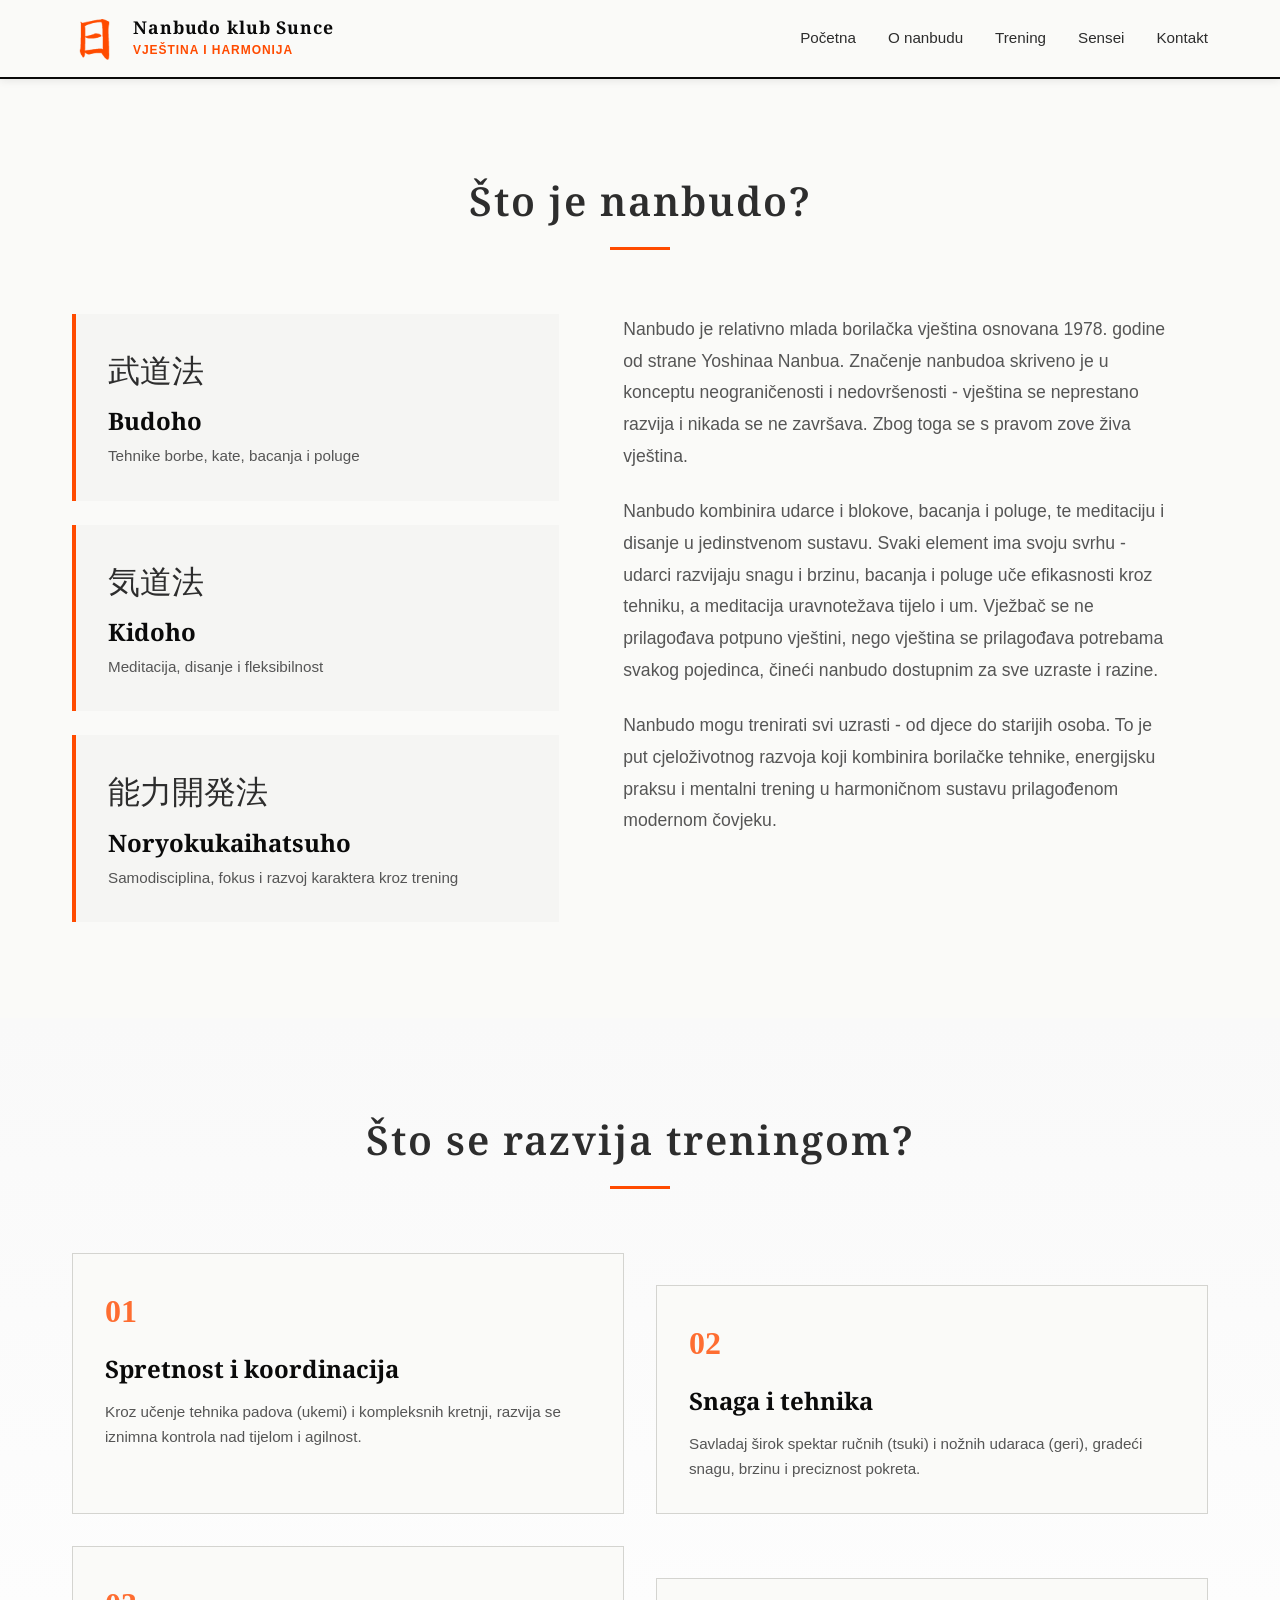
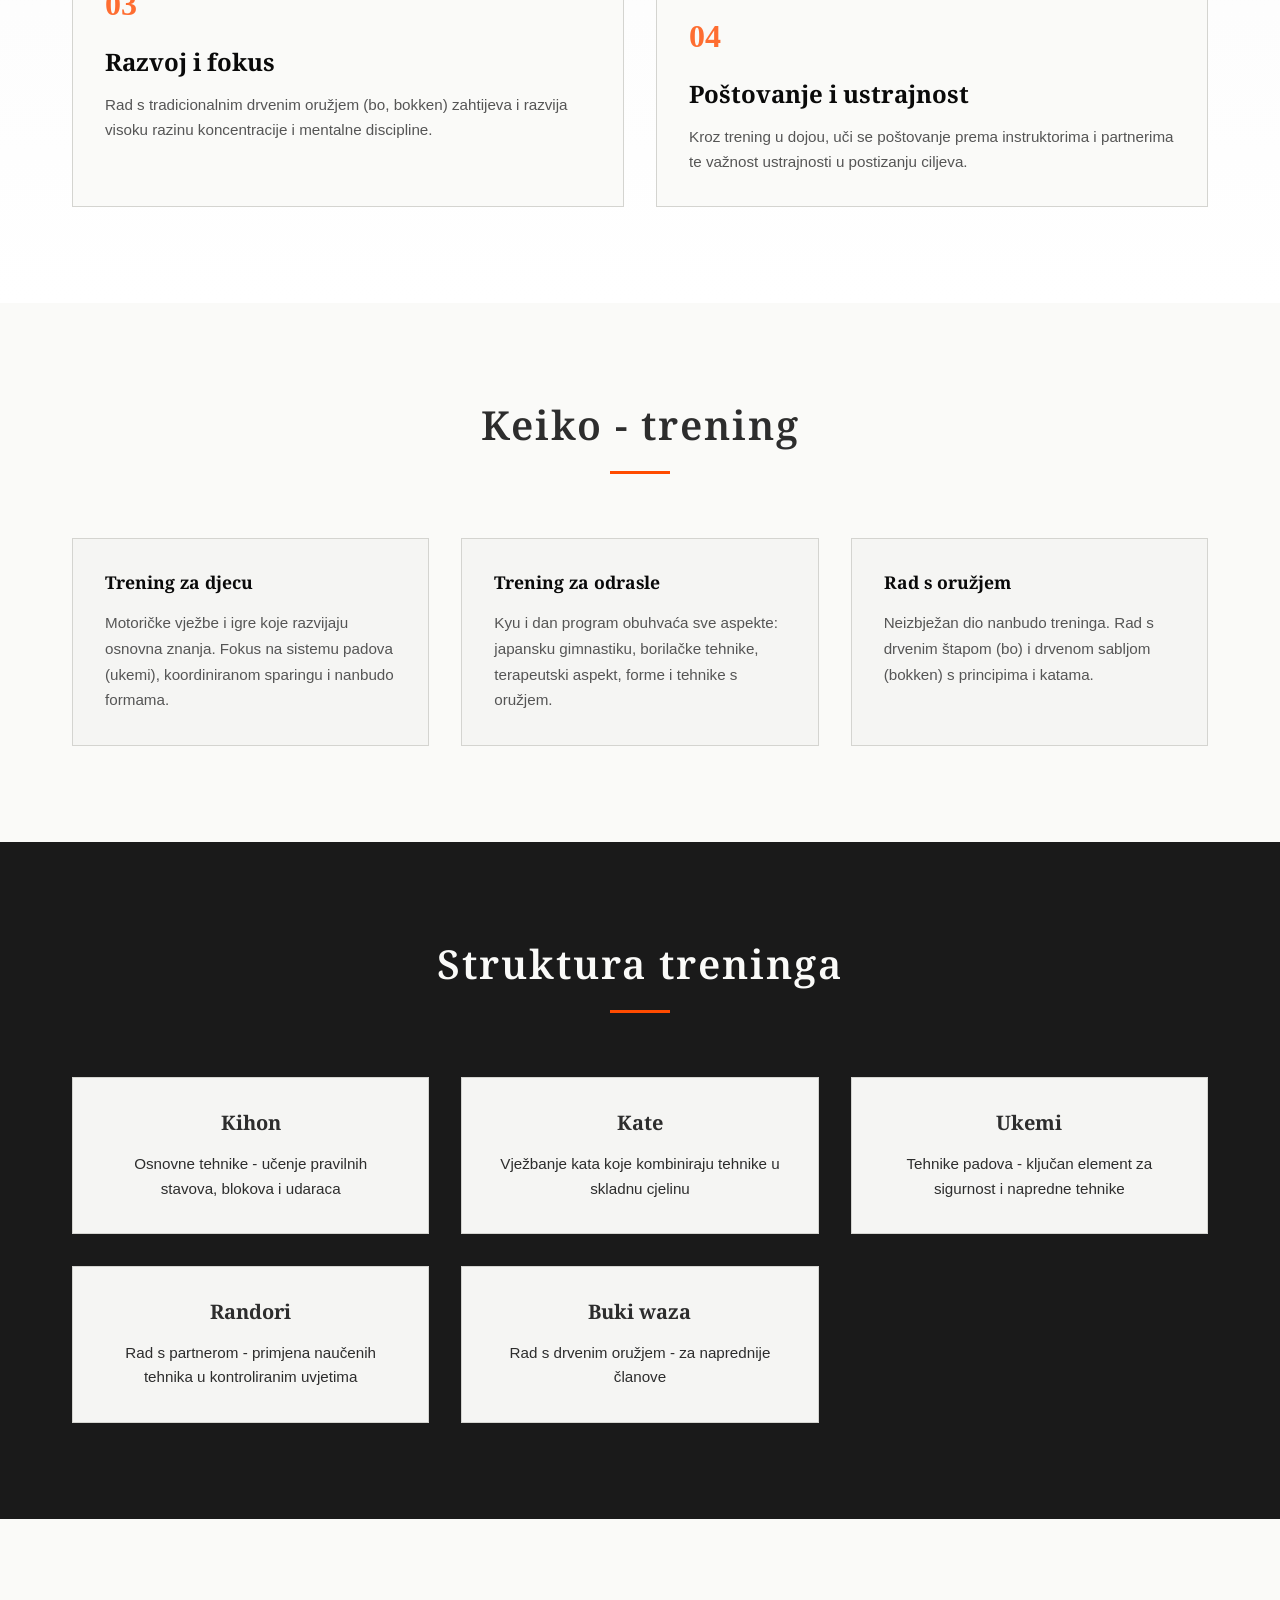
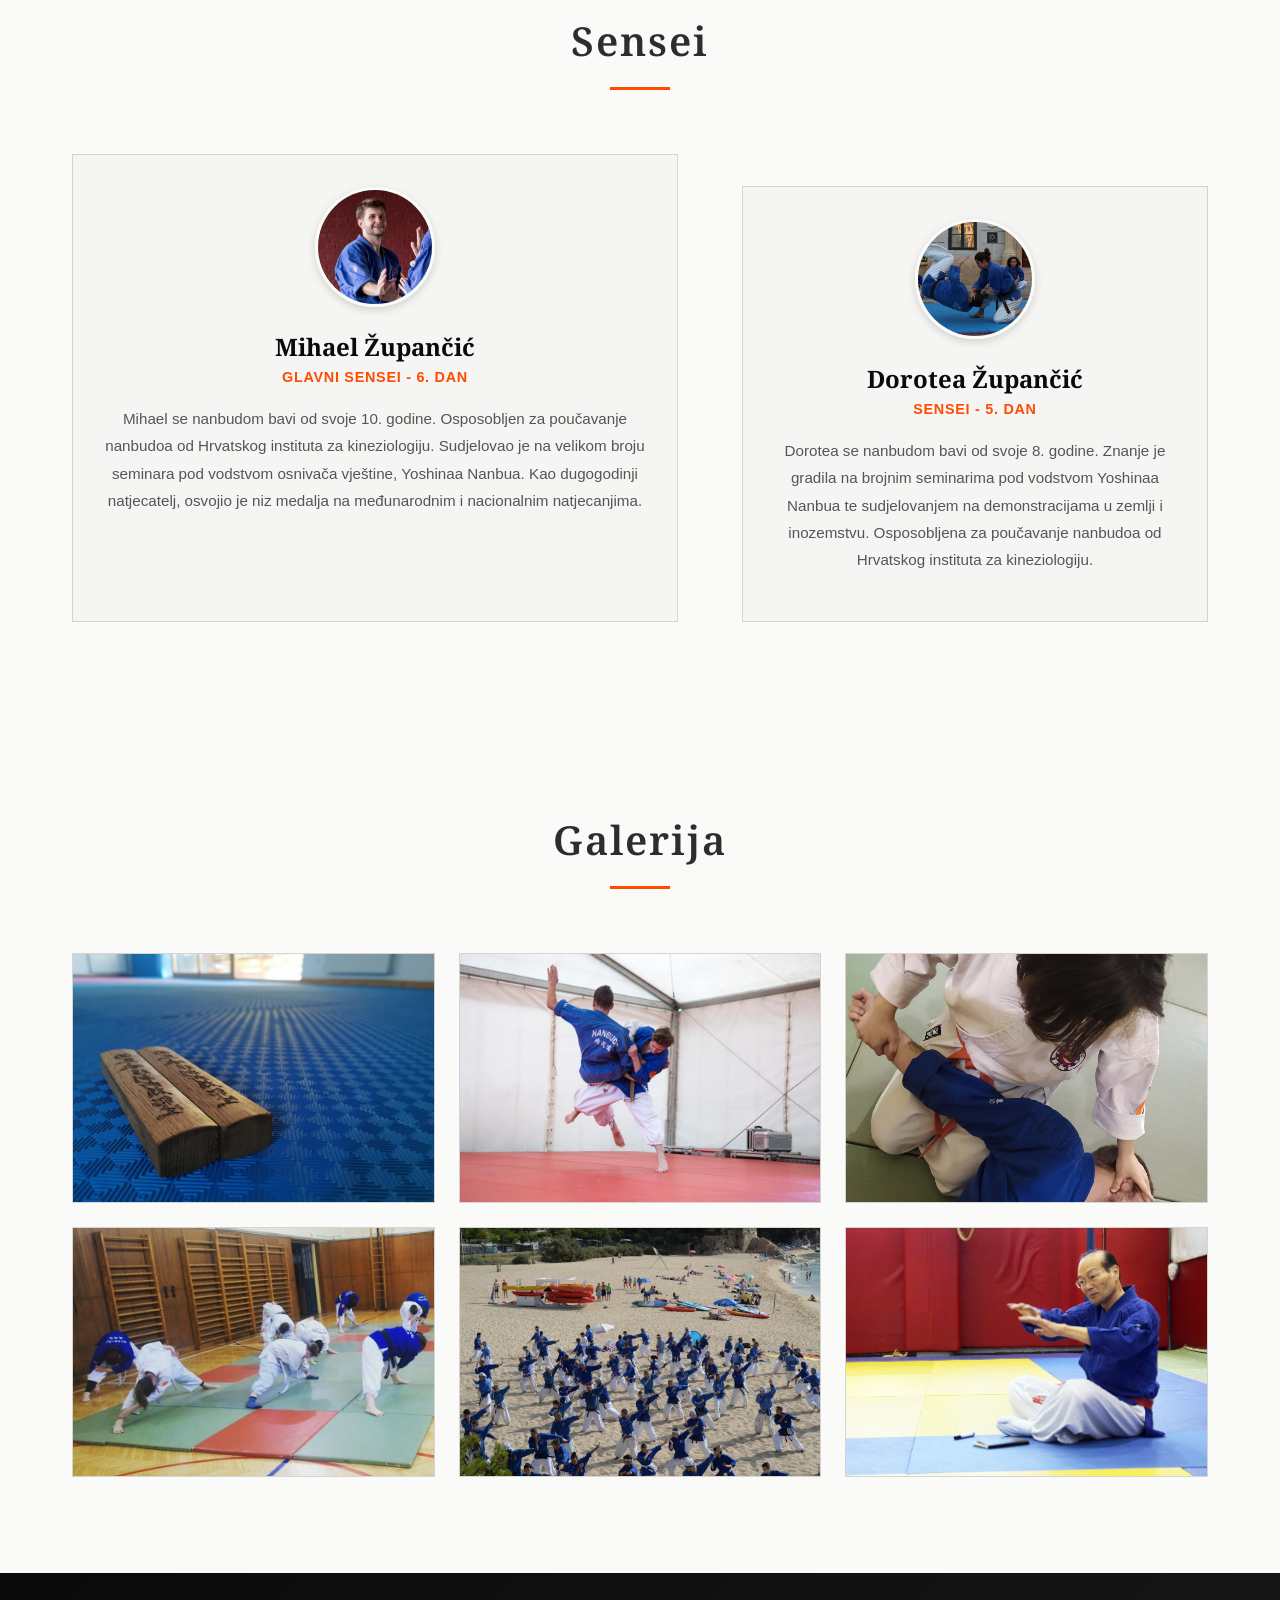
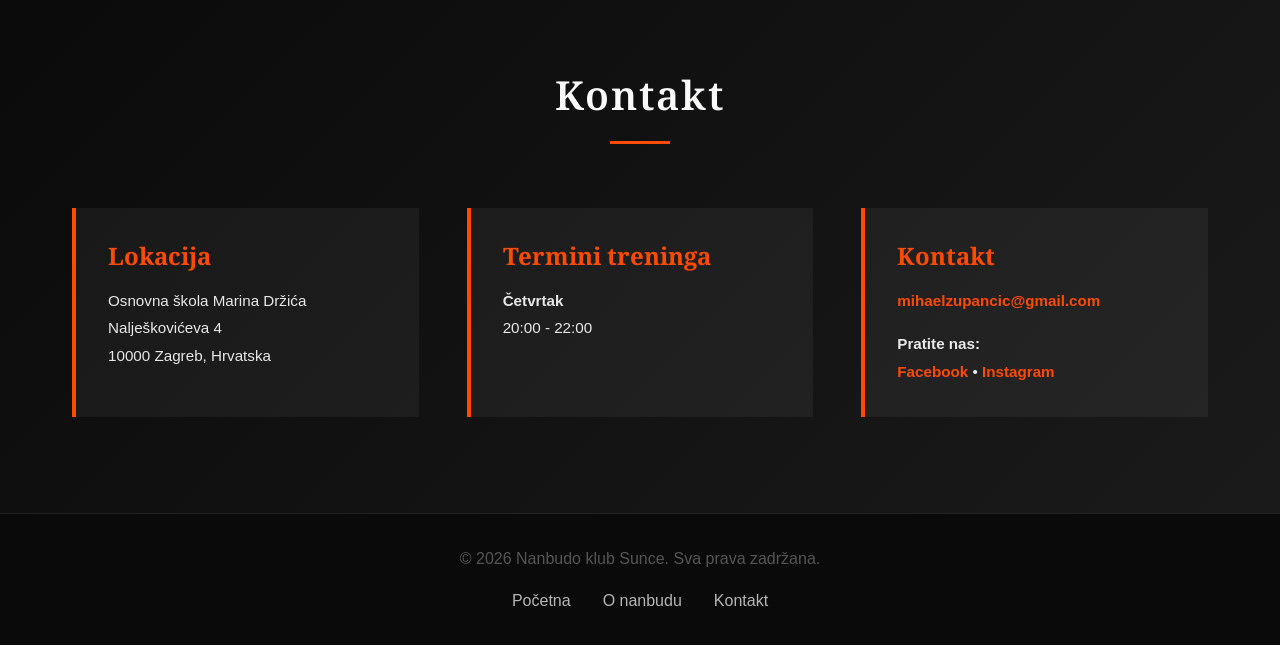
<file: index.html>
<!DOCTYPE html>
<html lang="hr">
<head>
    <meta charset="UTF-8">
    <meta name="viewport" content="width=device-width, initial-scale=1.0">
    <meta name="description" content="Nanbudo klub Sunce - Vještina i harmonija. Učite kompletnu borilaču vještinu u sigurnom okruženju.">
    <title>Nanbudo klub Sunce | Vještina i harmonija</title>
    <link rel="icon" type="image/png" href="images/favicon.png">
    <link rel="stylesheet" href="styles.css">
    <link rel="preconnect" href="https://fonts.googleapis.com">
    <link rel="preconnect" href="https://fonts.gstatic.com" crossorigin>
    <link href="https://fonts.googleapis.com/css2?family=Noto+Serif:wght@400;700&family=Segoe+UI:wght@300;400;600;700&display=swap" rel="stylesheet">
</head>
<body>
    <!-- Navigation -->
    <nav class="navbar">
        <div class="nav-container">
            <div class="logo">
                <img src="images/favicon.png" alt="Nanbudo klub Sunce Logo" class="logo-img">
                <div class="logo-text">
                    <div class="logo-name">Nanbudo klub Sunce</div>
                    <div class="logo-subtitle">Vještina i harmonija</div>
                </div>
            </div>
            <div class="nav-menu" id="navMenu">
                <a href="#about" class="nav-link">Početna</a>
                <a href="#about" class="nav-link">O nanbudu</a>
                <a href="#training" class="nav-link">Trening</a>
                <a href="#instructors" class="nav-link">Sensei</a>
                <a href="#contact" class="nav-link">Kontakt</a>
            </div>
            <div class="hamburger" id="hamburger">
                <span></span>
                <span></span>
                <span></span>
            </div>
        </div>
    </nav>

    <!-- About Section -->
    <section id="about" class="about">
        <div class="container">
            <div class="section-header">
                <h2>Što je nanbudo?</h2>
                <div class="accent-line"></div>
            </div>
            
            <div class="about-grid">
                <div class="about-text">
                    <p>Nanbudo je relativno mlada borilačka vještina osnovana 1978. godine od strane Yoshinaa Nanbua. Značenje nanbudoa skriveno je u konceptu neograničenosti i nedovršenosti - vještina se neprestano razvija i nikada se ne završava. Zbog toga se s pravom zove živa vještina.</p>
                    <p>Nanbudo kombinira udarce i blokove, bacanja i poluge, te meditaciju i disanje u jedinstvenom sustavu. Svaki element ima svoju svrhu - udarci razvijaju snagu i brzinu, bacanja i poluge uče efikasnosti kroz tehniku, a meditacija uravnotežava tijelo i um. Vježbač se ne prilagođava potpuno vještini, nego vještina se prilagođava potrebama svakog pojedinca, čineći nanbudo dostupnim za sve uzraste i razine.</p>
                    <p>Nanbudo mogu trenirati svi uzrasti - od djece do starijih osoba. To je put cjeloživotnog razvoja koji kombinira borilačke tehnike, energijsku praksu i mentalni trening u harmoničnom sustavu prilagođenom modernom čovjeku.</p>
                </div>
                <div class="about-values">
                    <div class="value-card">
                        <div class="value-icon">武道法</div>
                        <h3>Budoho</h3>
                        <p>Tehnike borbe, kate, bacanja i poluge</p>
                    </div>
                    <div class="value-card">
                        <div class="value-icon">気道法</div>
                        <h3>Kidoho</h3>
                        <p>Meditacija, disanje i fleksibilnost</p>
                    </div>
                    <div class="value-card">
                        <div class="value-icon">能力開発法</div>
                        <h3>Noryokukaihatsuho</h3>
                        <p>Samodisciplina, fokus i razvoj karaktera kroz trening</p>
                    </div>
                </div>
            </div>
        </div>
    </section>

    <!-- Training Benefits Section -->
    <section id="training" class="training">
        <div class="container">
            <div class="section-header">
                <h2>Što se razvija treningom?</h2>
                <div class="accent-line"></div>
            </div>
            
            <div class="benefits-grid">
                <div class="benefit-item">
                    <div class="benefit-number">01</div>
                    <h3>Spretnost i koordinacija</h3>
                    <p>Kroz učenje tehnika padova (ukemi) i kompleksnih kretnji, razvija se iznimna kontrola nad tijelom i agilnost.</p>
                </div>
                <div class="benefit-item">
                    <div class="benefit-number">02</div>
                    <h3>Snaga i tehnika</h3>
                    <p>Savladaj širok spektar ručnih (tsuki) i nožnih udaraca (geri), gradeći snagu, brzinu i preciznost pokreta.</p>
                </div>
                <div class="benefit-item">
                    <div class="benefit-number">03</div>
                    <h3>Razvoj i fokus</h3>
                    <p>Rad s tradicionalnim drvenim oružjem (bo, bokken) zahtijeva i razvija visoku razinu koncentracije i mentalne discipline.</p>
                </div>
                <div class="benefit-item">
                    <div class="benefit-number">04</div>
                    <h3>Poštovanje i ustrajnost</h3>
                    <p>Kroz trening u dojou, uči se poštovanje prema instruktorima i partnerima te važnost ustrajnosti u postizanju ciljeva.</p>
                </div>
            </div>
        </div>
    </section>

    <!-- Keiko Section -->
    <section class="keiko">
        <div class="container">
            <div class="section-header">
                <h2>Keiko - trening</h2>
                <div class="accent-line"></div>
            </div>
            
            <div class="keiko-grid">
                <div class="keiko-item">
                    <h3>Trening za djecu</h3>
                    <p>Motoričke vježbe i igre koje razvijaju osnovna znanja. Fokus na sistemu padova (ukemi), koordiniranom sparingu i nanbudo formama.</p>
                </div>
                <div class="keiko-item">
                    <h3>Trening za odrasle</h3>
                    <p>Kyu i dan program obuhvaća sve aspekte: japansku gimnastiku, borilačke tehnike, terapeutski aspekt, forme i tehnike s oružjem.</p>
                </div>
                <div class="keiko-item">
                    <h3>Rad s oružjem</h3>
                    <p>Neizbježan dio nanbudo treninga. Rad s drvenim štapom (bo) i drvenom sabljom (bokken) s principima i katama.</p>
                </div>
            </div>
        </div>
    </section>

    <!-- Training Structure Section -->
    <section class="training-structure">
        <div class="container">
            <div class="section-header">
                <h2>Struktura treninga</h2>
                <div class="accent-line"></div>
            </div>
            
            <div class="structure-cards">
                <div class="structure-card">
                    <h4>Kihon</h4>
                    <p>Osnovne tehnike - učenje pravilnih stavova, blokova i udaraca</p>
                </div>
                <div class="structure-card">
                    <h4>Kate</h4>
                    <p>Vježbanje kata koje kombiniraju tehnike u skladnu cjelinu</p>
                </div>
                <div class="structure-card">
                    <h4>Ukemi</h4>
                    <p>Tehnike padova - ključan element za sigurnost i napredne tehnike</p>
                </div>
                <div class="structure-card">
                    <h4>Randori</h4>
                    <p>Rad s partnerom - primjena naučenih tehnika u kontroliranim uvjetima</p>
                </div>
                <div class="structure-card">
                    <h4>Buki waza</h4>
                    <p>Rad s drvenim oružjem - za naprednije članove</p>
                </div>
            </div>
        </div>
    </section>

    <!-- Instructors Section -->
    <section id="instructors" class="instructors">
        <div class="container">
            <div class="section-header">
                <h2>Sensei</h2>
                <div class="accent-line"></div>
            </div>
            
            <div class="instructors-grid">
                <div class="instructor-card">
                    <img src="images/instructors/mihael.jpg" alt="Mihael Župančić" class="instructor-avatar">
                    <h3>Mihael Župančić</h3>
                    <p class="instructor-rank">Glavni sensei - 6. dan</p>
                    <p class="instructor-bio">Mihael se nanbudom bavi od svoje 10. godine. Osposobljen za poučavanje nanbudoa od Hrvatskog instituta za kineziologiju. Sudjelovao je na velikom broju seminara pod vodstvom osnivača vještine, Yoshinaa Nanbua. Kao dugogodinji natjecatelj, osvojio je niz medalja na međunarodnim i nacionalnim natjecanjima.</p>
                </div>
                <div class="instructor-card">
                    <img src="images/instructors/dorotea.jpg" alt="Dorotea Župančić" class="instructor-avatar">
                    <h3>Dorotea Župančić</h3>
                    <p class="instructor-rank">Sensei - 5. dan</p>
                    <p class="instructor-bio">Dorotea se nanbudom bavi od svoje 8. godine. Znanje je gradila na brojnim seminarima pod vodstvom Yoshinaa Nanbua te sudjelovanjem na demonstracijama u zemlji i inozemstvu. Osposobljena za poučavanje nanbudoa od Hrvatskog instituta za kineziologiju.</p>
                </div>
            </div>
        </div>
    </section>

    <!-- Gallery Section -->
    <section class="gallery">
        <div class="container">
            <div class="section-header">
                <h2>Galerija</h2>
                <div class="accent-line"></div>
            </div>
            
            <div class="gallery-grid">
                <img src="images/gallery/trening.jpg" alt="Trening">
                <img src="images/gallery/mico2.jpg" alt="Tehnike">
                <img src="images/gallery/mirta.jpg" alt="Demonstracija">
                <img src="images/gallery/trening2.jpg" alt="Tim kluba">
                <img src="images/gallery/seminar.jpeg" alt="Seminar">
                <img src="images/gallery/doshu.jpg" alt="Doshu">
            </div>
        </div>
    </section>

    <!-- Contact Section -->
    <section id="contact" class="contact">
        <div class="container">
            <div class="section-header">
                <h2>Kontakt</h2>
                <div class="accent-line"></div>
            </div>
            
            <div class="contact-info-full">
                <div class="contact-block">
                    <h3>Lokacija</h3>
                    <p>Osnovna škola Marina Držića<br>
                    Nalješkovićeva 4<br>
                    10000 Zagreb, Hrvatska</p>
                </div>
                <div class="contact-block">
                    <h3>Termini treninga</h3>
                    <p><strong>Četvrtak</strong><br>20:00 - 22:00</p>
                </div>
                <div class="contact-block">
                    <h3>Kontakt</h3>
                    <p><a href="mailto:mihaelzupancic@gmail.com">mihaelzupancic@gmail.com</a></p>
                    <p style="margin-top: 1rem;">
                        <strong>Pratite nas:</strong><br>
                        <a href="https://www.facebook.com/dojosunce/" target="_blank">Facebook</a> • 
                        <a href="https://www.instagram.com/dojosunce/" target="_blank">Instagram</a>
                    </p>
                </div>
            </div>
        </div>
    </section>

    <!-- Footer -->
    <footer class="footer">
        <div class="container">
            <p>&copy; 2026 Nanbudo klub Sunce. Sva prava zadržana.</p>
            <div class="footer-links">
                <a href="#about">Početna</a>
                <a href="#about">O nanbudu</a>
                <a href="#contact">Kontakt</a>
            </div>
        </div>
    </footer>

    <script src="script.js"></script>
</body>
</html>
</file>
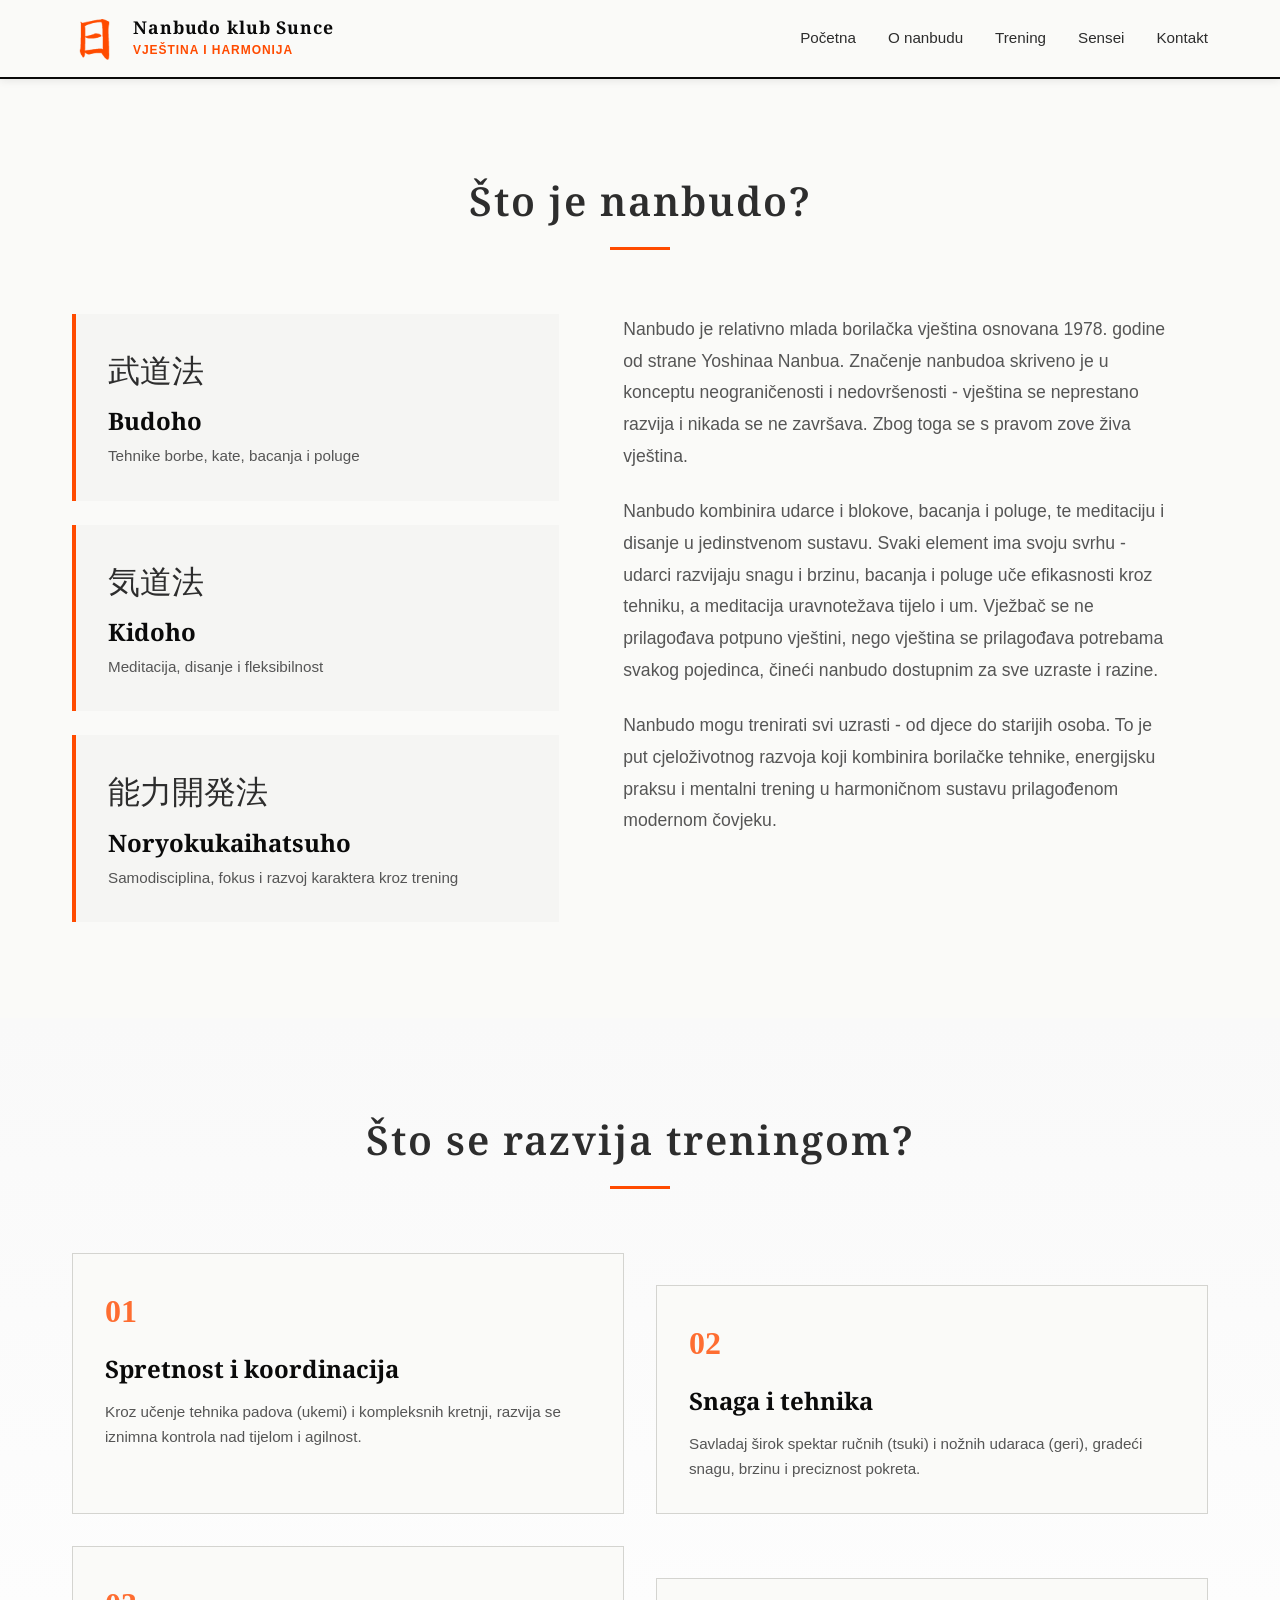
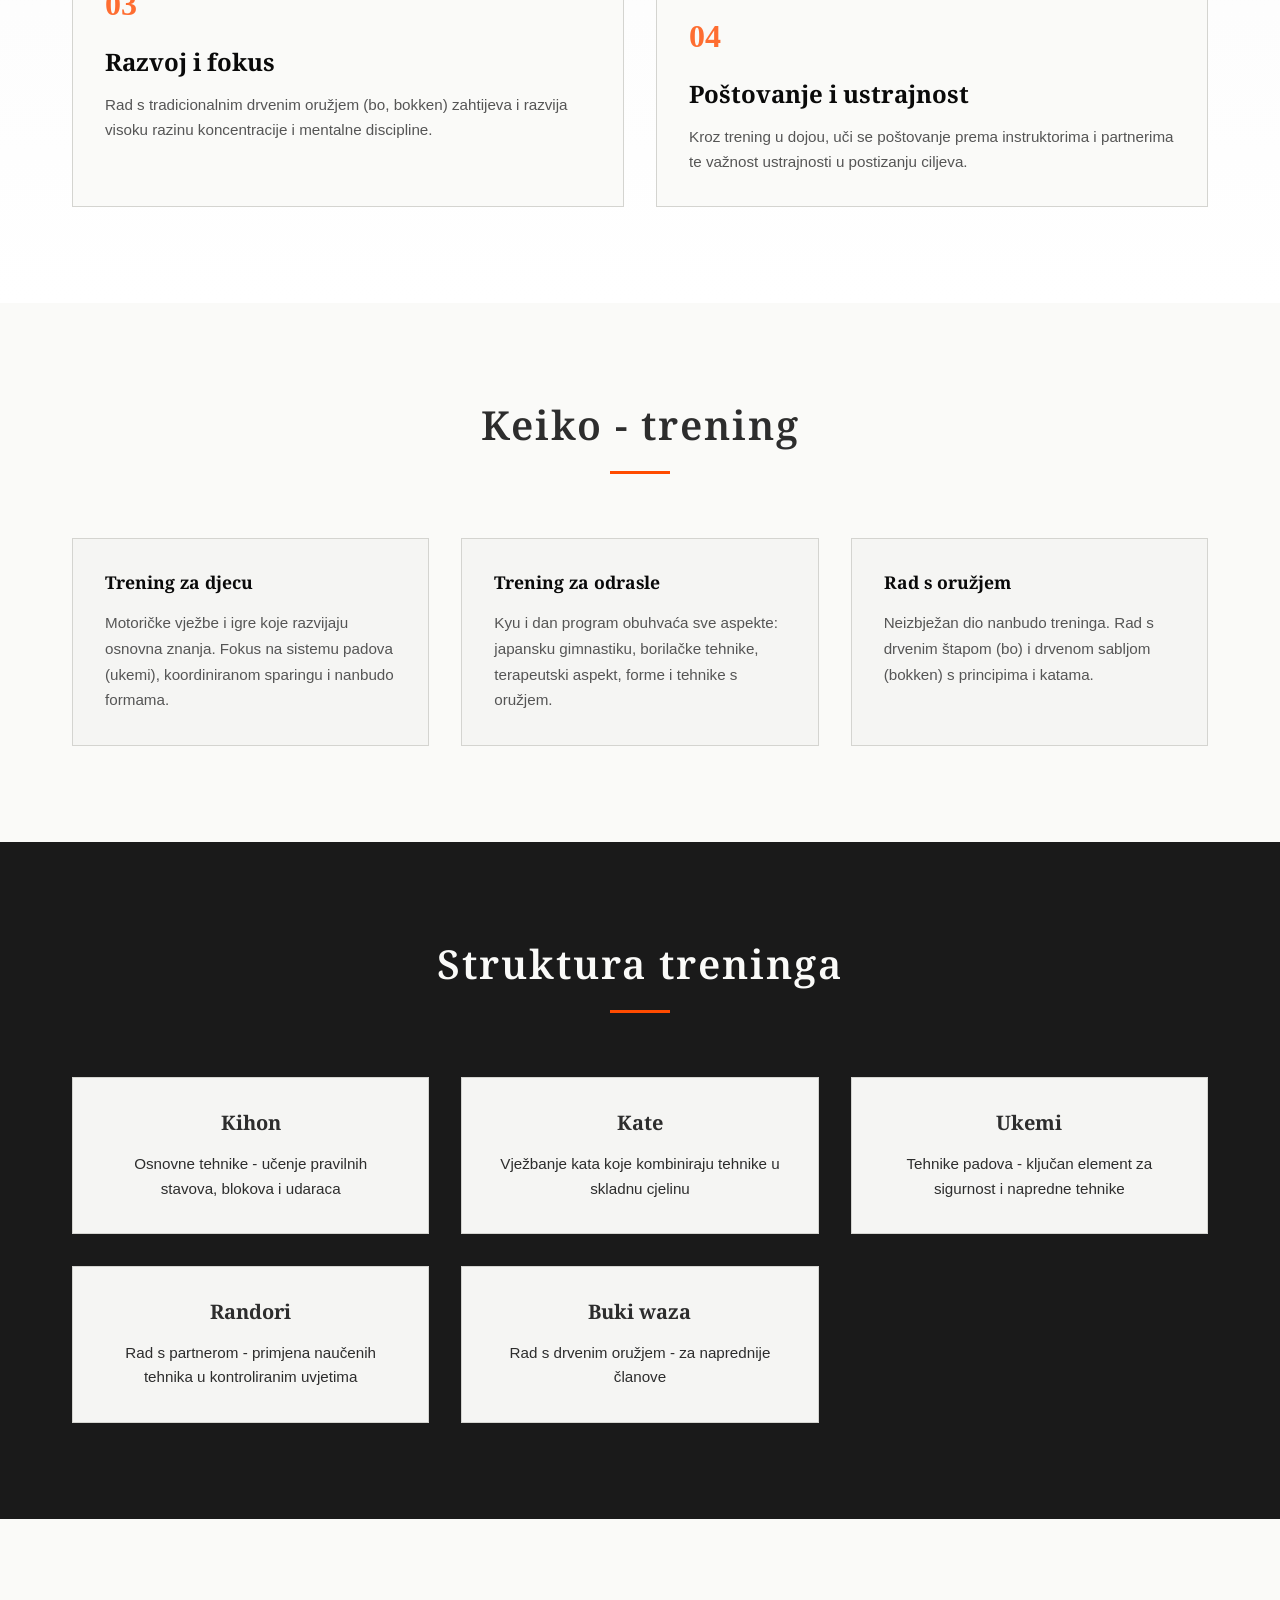
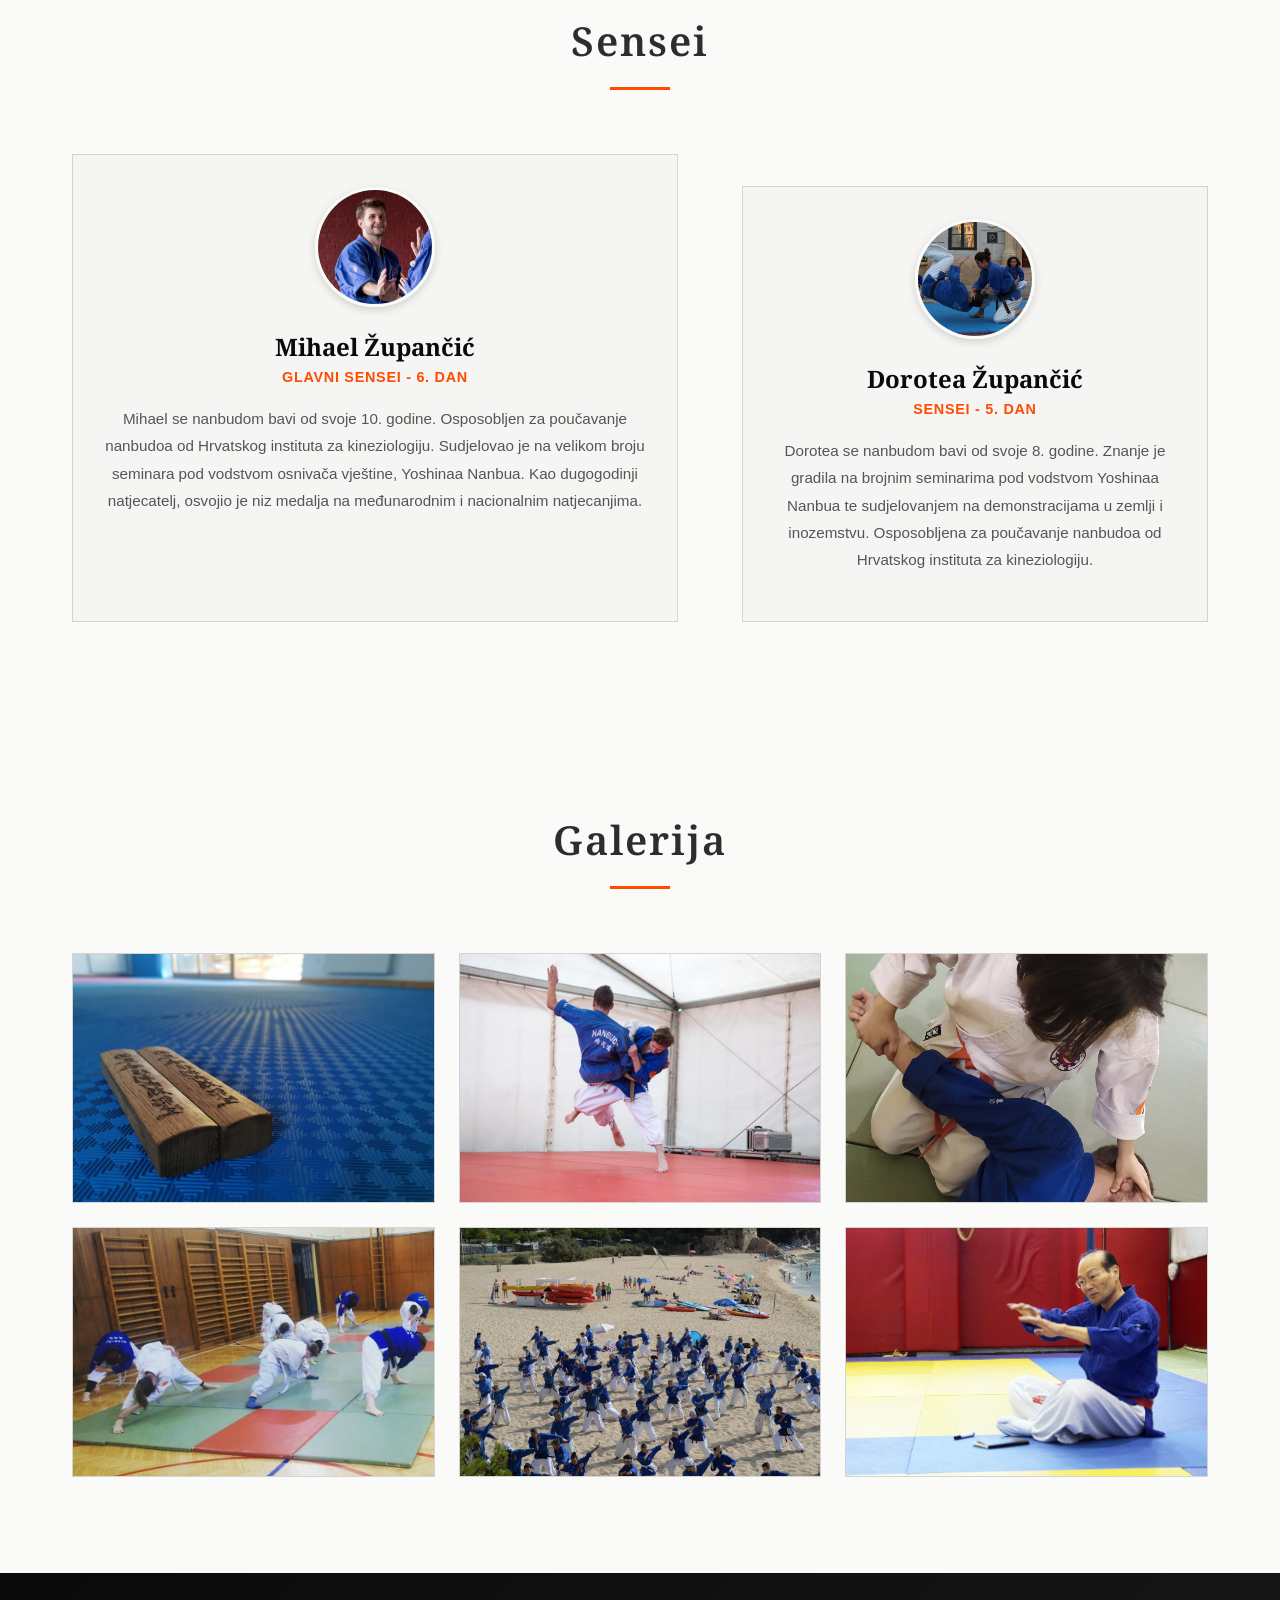
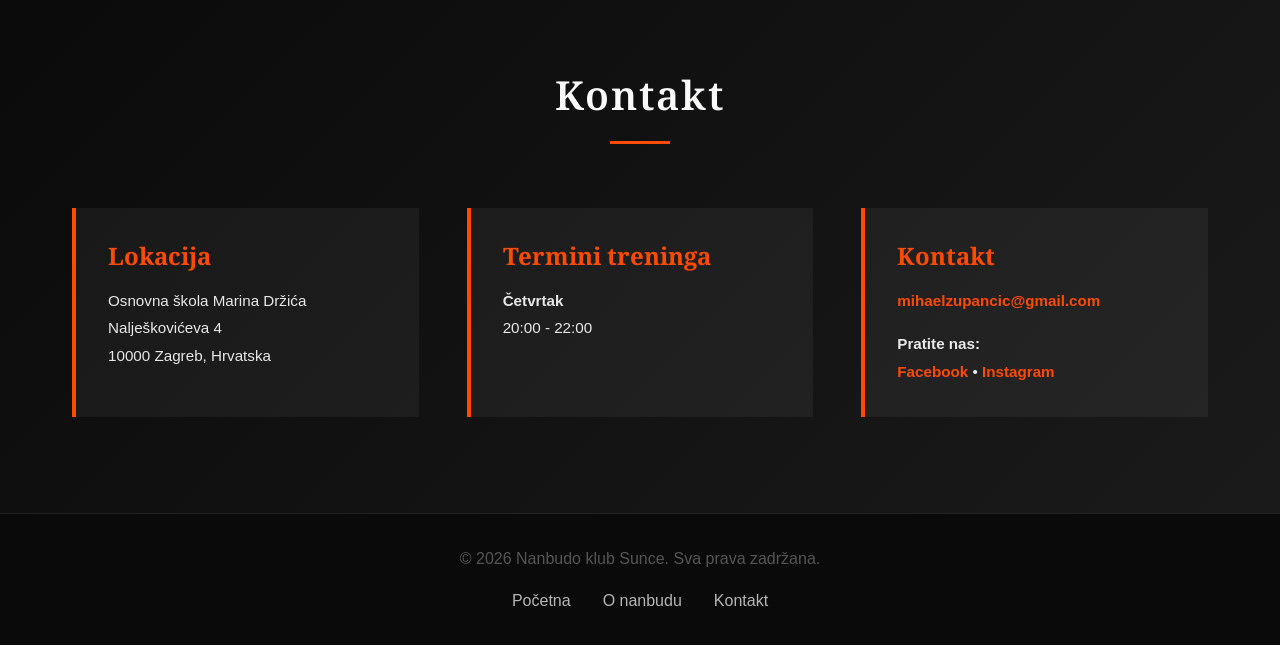
<file: redesign/index.html>
<!DOCTYPE html>
<html lang="hr">
<head>
    <meta charset="UTF-8">
    <meta name="viewport" content="width=device-width, initial-scale=1.0">
    <meta name="description" content="Nanbudo klub Sunce - Vještina i harmonija. Učite kompletnu borilaču vještinu u sigurnom okruženju.">
    <title>Nanbudo klub Sunce | Vještina i harmonija</title>
    <link rel="icon" type="image/png" href="images/favicon.png">
    <link rel="stylesheet" href="styles.css">
    <link rel="preconnect" href="https://fonts.googleapis.com">
    <link rel="preconnect" href="https://fonts.gstatic.com" crossorigin>
    <link href="https://fonts.googleapis.com/css2?family=Noto+Serif:wght@400;700&family=Segoe+UI:wght@300;400;600;700&display=swap" rel="stylesheet">
</head>
<body>
    <!-- Navigation -->
    <nav class="navbar">
        <div class="nav-container">
            <div class="logo">
                <img src="images/favicon.png" alt="Nanbudo klub Sunce Logo" class="logo-img">
                <div class="logo-text">
                    <div class="logo-name">Nanbudo klub Sunce</div>
                    <div class="logo-subtitle">Vještina i harmonija</div>
                </div>
            </div>
            <div class="nav-menu" id="navMenu">
                <a href="#about" class="nav-link">Početna</a>
                <a href="#about" class="nav-link">O nanbudu</a>
                <a href="#training" class="nav-link">Trening</a>
                <a href="#instructors" class="nav-link">Sensei</a>
                <a href="#contact" class="nav-link">Kontakt</a>
            </div>
            <div class="hamburger" id="hamburger">
                <span></span>
                <span></span>
                <span></span>
            </div>
        </div>
    </nav>

    <!-- About Section -->
    <section id="about" class="about">
        <div class="container">
            <div class="section-header">
                <h2>Što je nanbudo?</h2>
                <div class="accent-line"></div>
            </div>
            
            <div class="about-grid">
                <div class="about-text">
                    <p>Nanbudo je relativno mlada borilačka vještina osnovana 1978. godine od strane Yoshinaa Nanbua. Značenje nanbudoa skriveno je u konceptu neograničenosti i nedovršenosti - vještina se neprestano razvija i nikada se ne završava. Zbog toga se s pravom zove živa vještina.</p>
                    <p>Nanbudo kombinira udarce i blokove, bacanja i poluge, te meditaciju i disanje u jedinstvenom sustavu. Svaki element ima svoju svrhu - udarci razvijaju snagu i brzinu, bacanja i poluge uče efikasnosti kroz tehniku, a meditacija uravnotežava tijelo i um. Vježbač se ne prilagođava potpuno vještini, nego vještina se prilagođava potrebama svakog pojedinca, čineći nanbudo dostupnim za sve uzraste i razine.</p>
                    <p>Nanbudo mogu trenirati svi uzrasti - od djece do starijih osoba. To je put cjeloživotnog razvoja koji kombinira borilačke tehnike, energijsku praksu i mentalni trening u harmoničnom sustavu prilagođenom modernom čovjeku.</p>
                </div>
                <div class="about-values">
                    <div class="value-card">
                        <div class="value-icon">武道法</div>
                        <h3>Budoho</h3>
                        <p>Tehnike borbe, kate, bacanja i poluge</p>
                    </div>
                    <div class="value-card">
                        <div class="value-icon">気道法</div>
                        <h3>Kidoho</h3>
                        <p>Meditacija, disanje i fleksibilnost</p>
                    </div>
                    <div class="value-card">
                        <div class="value-icon">能力開発法</div>
                        <h3>Noryokukaihatsuho</h3>
                        <p>Samodisciplina, fokus i razvoj karaktera kroz trening</p>
                    </div>
                </div>
            </div>
        </div>
    </section>

    <!-- Training Benefits Section -->
    <section id="training" class="training">
        <div class="container">
            <div class="section-header">
                <h2>Što se razvija treningom?</h2>
                <div class="accent-line"></div>
            </div>
            
            <div class="benefits-grid">
                <div class="benefit-item">
                    <div class="benefit-number">01</div>
                    <h3>Spretnost i koordinacija</h3>
                    <p>Kroz učenje tehnika padova (ukemi) i kompleksnih kretnji, razvija se iznimna kontrola nad tijelom i agilnost.</p>
                </div>
                <div class="benefit-item">
                    <div class="benefit-number">02</div>
                    <h3>Snaga i tehnika</h3>
                    <p>Savladaj širok spektar ručnih (tsuki) i nožnih udaraca (geri), gradeći snagu, brzinu i preciznost pokreta.</p>
                </div>
                <div class="benefit-item">
                    <div class="benefit-number">03</div>
                    <h3>Razvoj i fokus</h3>
                    <p>Rad s tradicionalnim drvenim oružjem (bo, bokken) zahtijeva i razvija visoku razinu koncentracije i mentalne discipline.</p>
                </div>
                <div class="benefit-item">
                    <div class="benefit-number">04</div>
                    <h3>Poštovanje i ustrajnost</h3>
                    <p>Kroz trening u dojou, uči se poštovanje prema instruktorima i partnerima te važnost ustrajnosti u postizanju ciljeva.</p>
                </div>
            </div>
        </div>
    </section>

    <!-- Keiko Section -->
    <section class="keiko">
        <div class="container">
            <div class="section-header">
                <h2>Keiko - trening</h2>
                <div class="accent-line"></div>
            </div>
            
            <div class="keiko-grid">
                <div class="keiko-item">
                    <h3>Trening za djecu</h3>
                    <p>Motoričke vježbe i igre koje razvijaju osnovna znanja. Fokus na sistemu padova (ukemi), koordiniranom sparingu i nanbudo formama.</p>
                </div>
                <div class="keiko-item">
                    <h3>Trening za odrasle</h3>
                    <p>Kyu i dan program obuhvaća sve aspekte: japansku gimnastiku, borilačke tehnike, terapeutski aspekt, forme i tehnike s oružjem.</p>
                </div>
                <div class="keiko-item">
                    <h3>Rad s oružjem</h3>
                    <p>Neizbježan dio nanbudo treninga. Rad s drvenim štapom (bo) i drvenom sabljom (bokken) s principima i katama.</p>
                </div>
            </div>
        </div>
    </section>

    <!-- Training Structure Section -->
    <section class="training-structure">
        <div class="container">
            <div class="section-header">
                <h2>Struktura treninga</h2>
                <div class="accent-line"></div>
            </div>
            
            <div class="structure-cards">
                <div class="structure-card">
                    <h4>Kihon</h4>
                    <p>Osnovne tehnike - učenje pravilnih stavova, blokova i udaraca</p>
                </div>
                <div class="structure-card">
                    <h4>Kate</h4>
                    <p>Vježbanje kata koje kombiniraju tehnike u skladnu cjelinu</p>
                </div>
                <div class="structure-card">
                    <h4>Ukemi</h4>
                    <p>Tehnike padova - ključan element za sigurnost i napredne tehnike</p>
                </div>
                <div class="structure-card">
                    <h4>Randori</h4>
                    <p>Rad s partnerom - primjena naučenih tehnika u kontroliranim uvjetima</p>
                </div>
                <div class="structure-card">
                    <h4>Buki waza</h4>
                    <p>Rad s drvenim oružjem - za naprednije članove</p>
                </div>
            </div>
        </div>
    </section>

    <!-- Instructors Section -->
    <section id="instructors" class="instructors">
        <div class="container">
            <div class="section-header">
                <h2>Sensei</h2>
                <div class="accent-line"></div>
            </div>
            
            <div class="instructors-grid">
                <div class="instructor-card">
                    <img src="images/instructors/mihael.jpg" alt="Mihael Župančić" class="instructor-avatar">
                    <h3>Mihael Župančić</h3>
                    <p class="instructor-rank">Glavni sensei - 6. dan</p>
                    <p class="instructor-bio">Mihael se nanbudom bavi od svoje 10. godine. Osposobljen za poučavanje nanbudoa od Hrvatskog instituta za kineziologiju. Sudjelovao je na velikom broju seminara pod vodstvom osnivača vještine, Yoshinaa Nanbua. Kao dugogodinji natjecatelj, osvojio je niz medalja na međunarodnim i nacionalnim natjecanjima.</p>
                </div>
                <div class="instructor-card">
                    <img src="images/instructors/dorotea.jpg" alt="Dorotea Župančić" class="instructor-avatar">
                    <h3>Dorotea Župančić</h3>
                    <p class="instructor-rank">Sensei - 5. dan</p>
                    <p class="instructor-bio">Dorotea se nanbudom bavi od svoje 8. godine. Znanje je gradila na brojnim seminarima pod vodstvom Yoshinaa Nanbua te sudjelovanjem na demonstracijama u zemlji i inozemstvu. Osposobljena za poučavanje nanbudoa od Hrvatskog instituta za kineziologiju.</p>
                </div>
            </div>
        </div>
    </section>

    <!-- Gallery Section -->
    <section class="gallery">
        <div class="container">
            <div class="section-header">
                <h2>Galerija</h2>
                <div class="accent-line"></div>
            </div>
            
            <div class="gallery-grid">
                <img src="images/gallery/trening.jpg" alt="Trening">
                <img src="images/gallery/mico2.jpg" alt="Tehnike">
                <img src="images/gallery/mirta.jpg" alt="Demonstracija">
                <img src="images/gallery/trening2.jpg" alt="Tim kluba">
                <img src="images/gallery/seminar.jpeg" alt="Seminar">
                <img src="images/gallery/doshu.jpg" alt="Doshu">
            </div>
        </div>
    </section>

    <!-- Contact Section -->
    <section id="contact" class="contact">
        <div class="container">
            <div class="section-header">
                <h2>Kontakt</h2>
                <div class="accent-line"></div>
            </div>
            
            <div class="contact-info-full">
                <div class="contact-block">
                    <h3>Lokacija</h3>
                    <p>Osnovna škola Marina Držića<br>
                    Nalješkovićeva 4<br>
                    10000 Zagreb, Hrvatska</p>
                </div>
                <div class="contact-block">
                    <h3>Termini treninga</h3>
                    <p><strong>Četvrtak</strong><br>20:00 - 22:00</p>
                </div>
                <div class="contact-block">
                    <h3>Kontakt</h3>
                    <p><a href="mailto:mihaelzupancic@gmail.com">mihaelzupancic@gmail.com</a></p>
                    <p style="margin-top: 1rem;">
                        <strong>Pratite nas:</strong><br>
                        <a href="https://www.facebook.com/dojosunce/" target="_blank">Facebook</a> • 
                        <a href="https://www.instagram.com/dojosunce/" target="_blank">Instagram</a>
                    </p>
                </div>
            </div>
        </div>
    </section>

    <!-- Footer -->
    <footer class="footer">
        <div class="container">
            <p>&copy; 2026 Nanbudo klub Sunce. Sva prava zadržana.</p>
            <div class="footer-links">
                <a href="#about">Početna</a>
                <a href="#about">O nanbudu</a>
                <a href="#contact">Kontakt</a>
            </div>
        </div>
    </footer>

    <script src="script.js"></script>
</body>
</html>
</file>
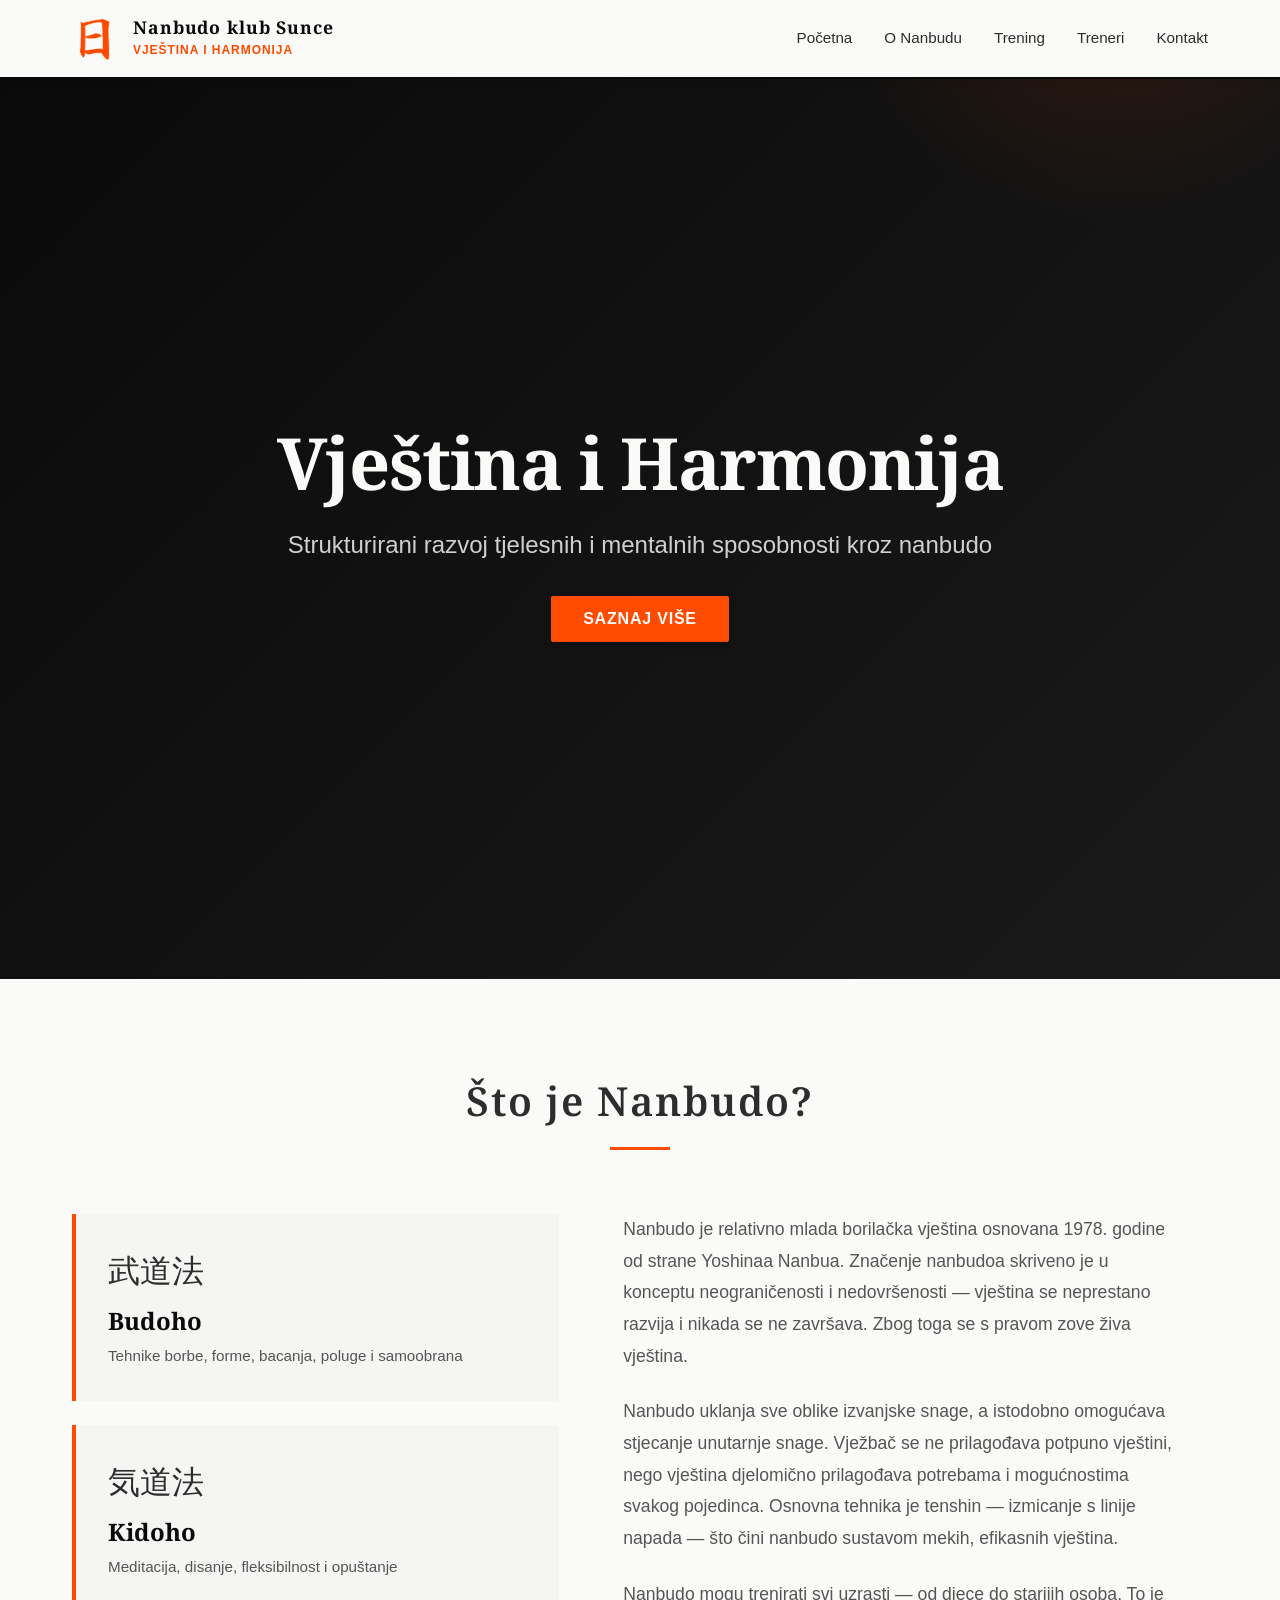
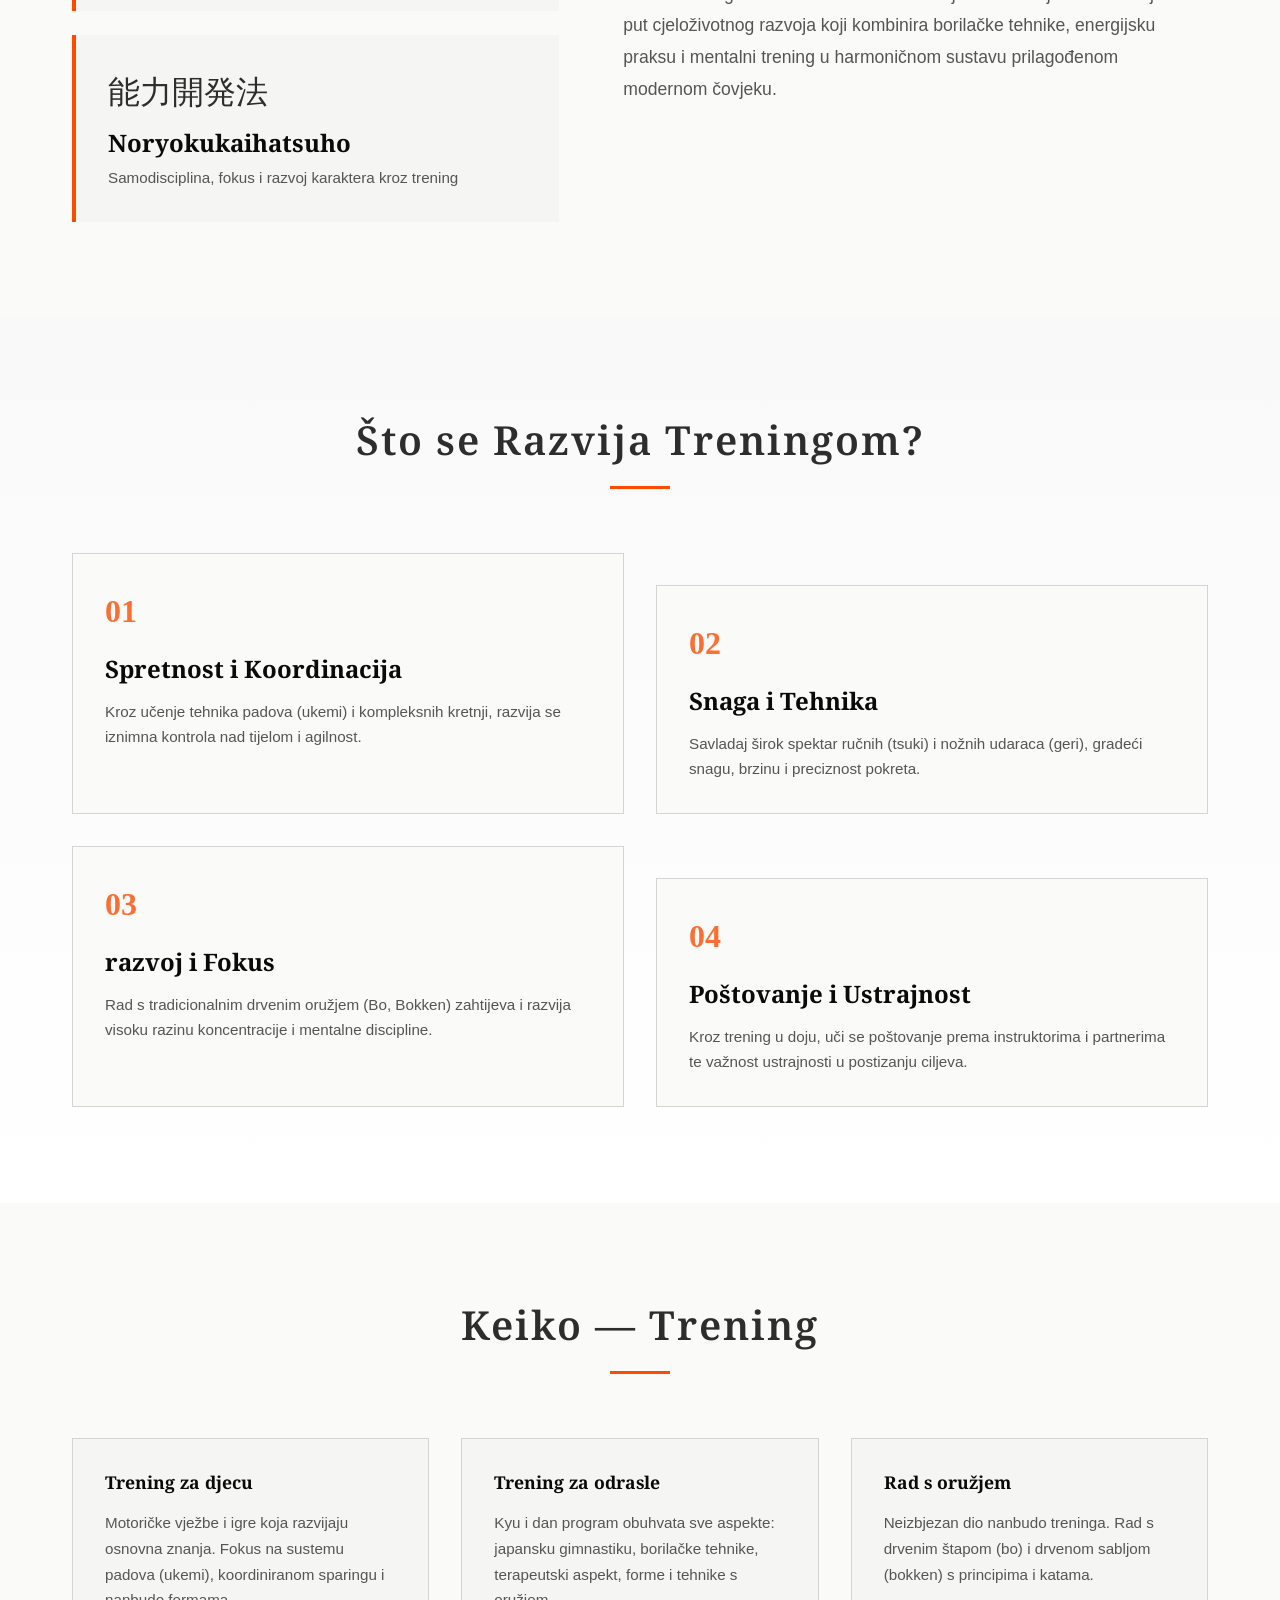
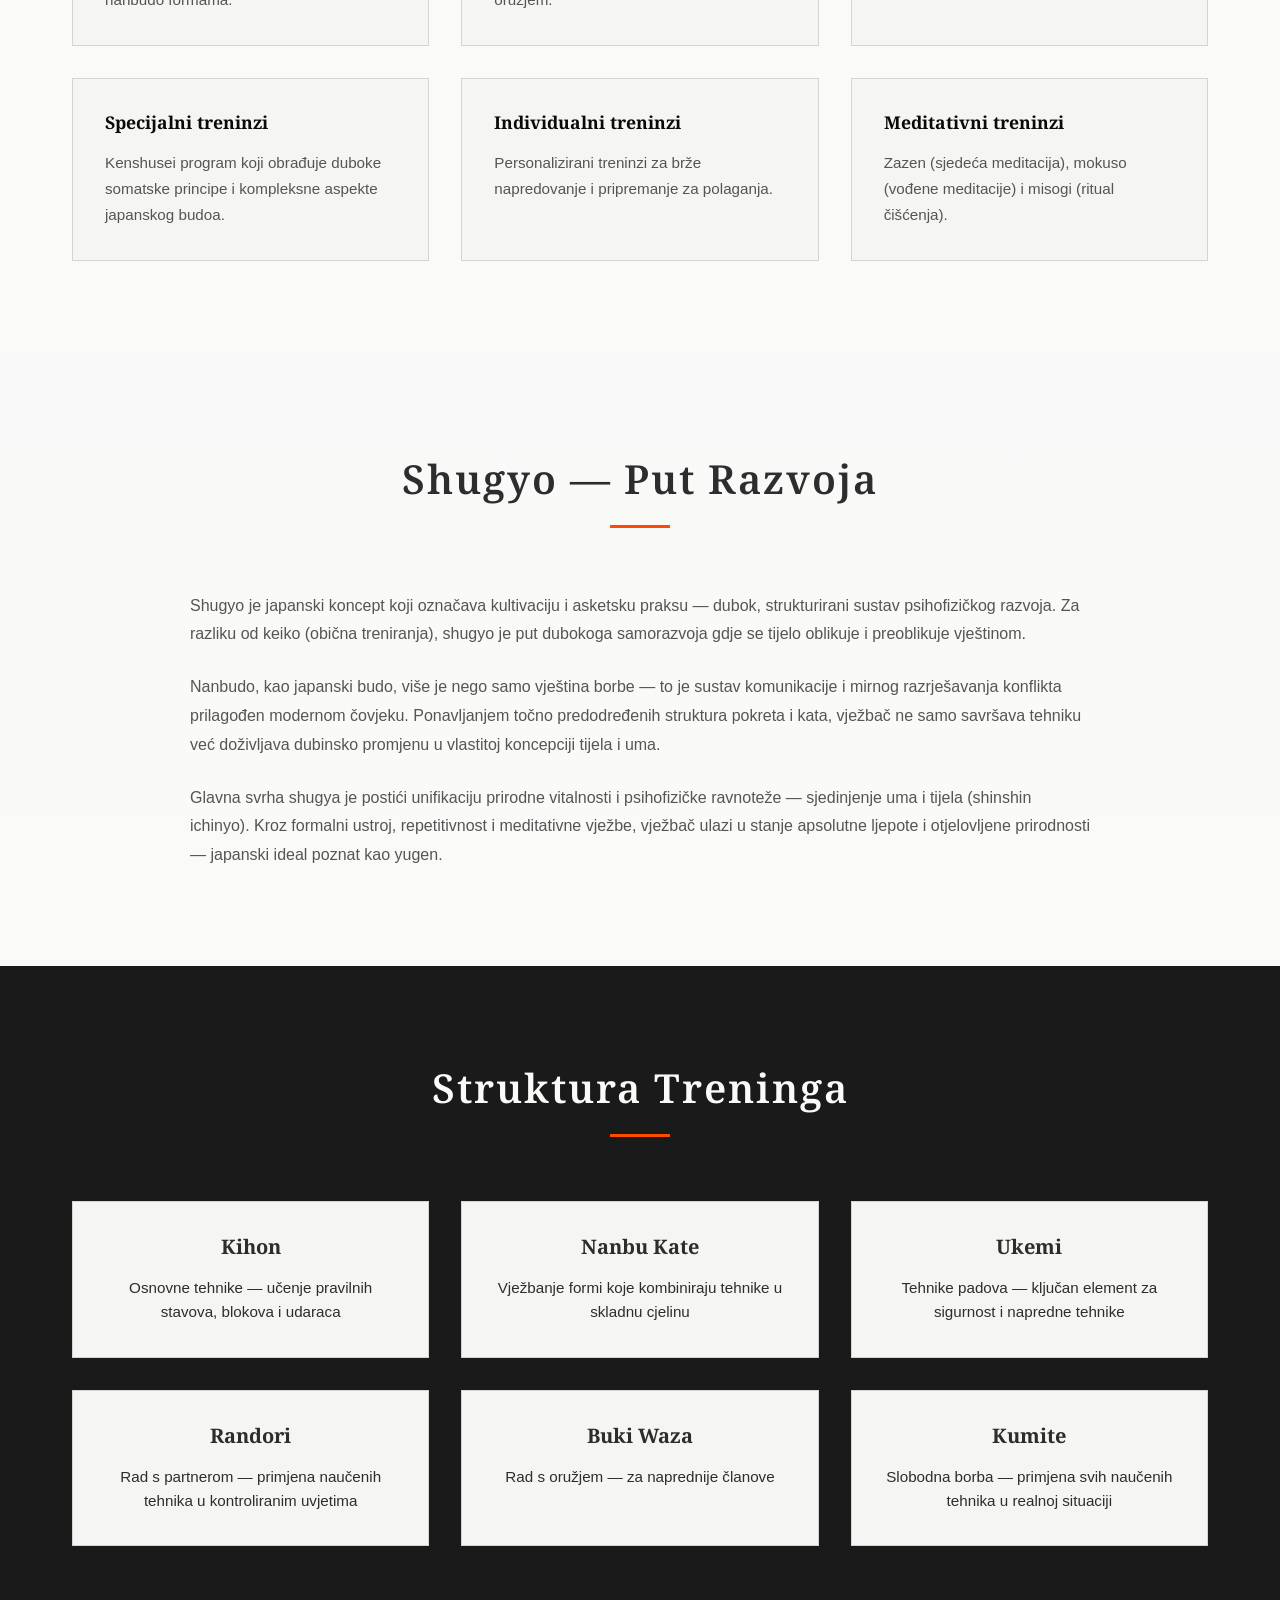
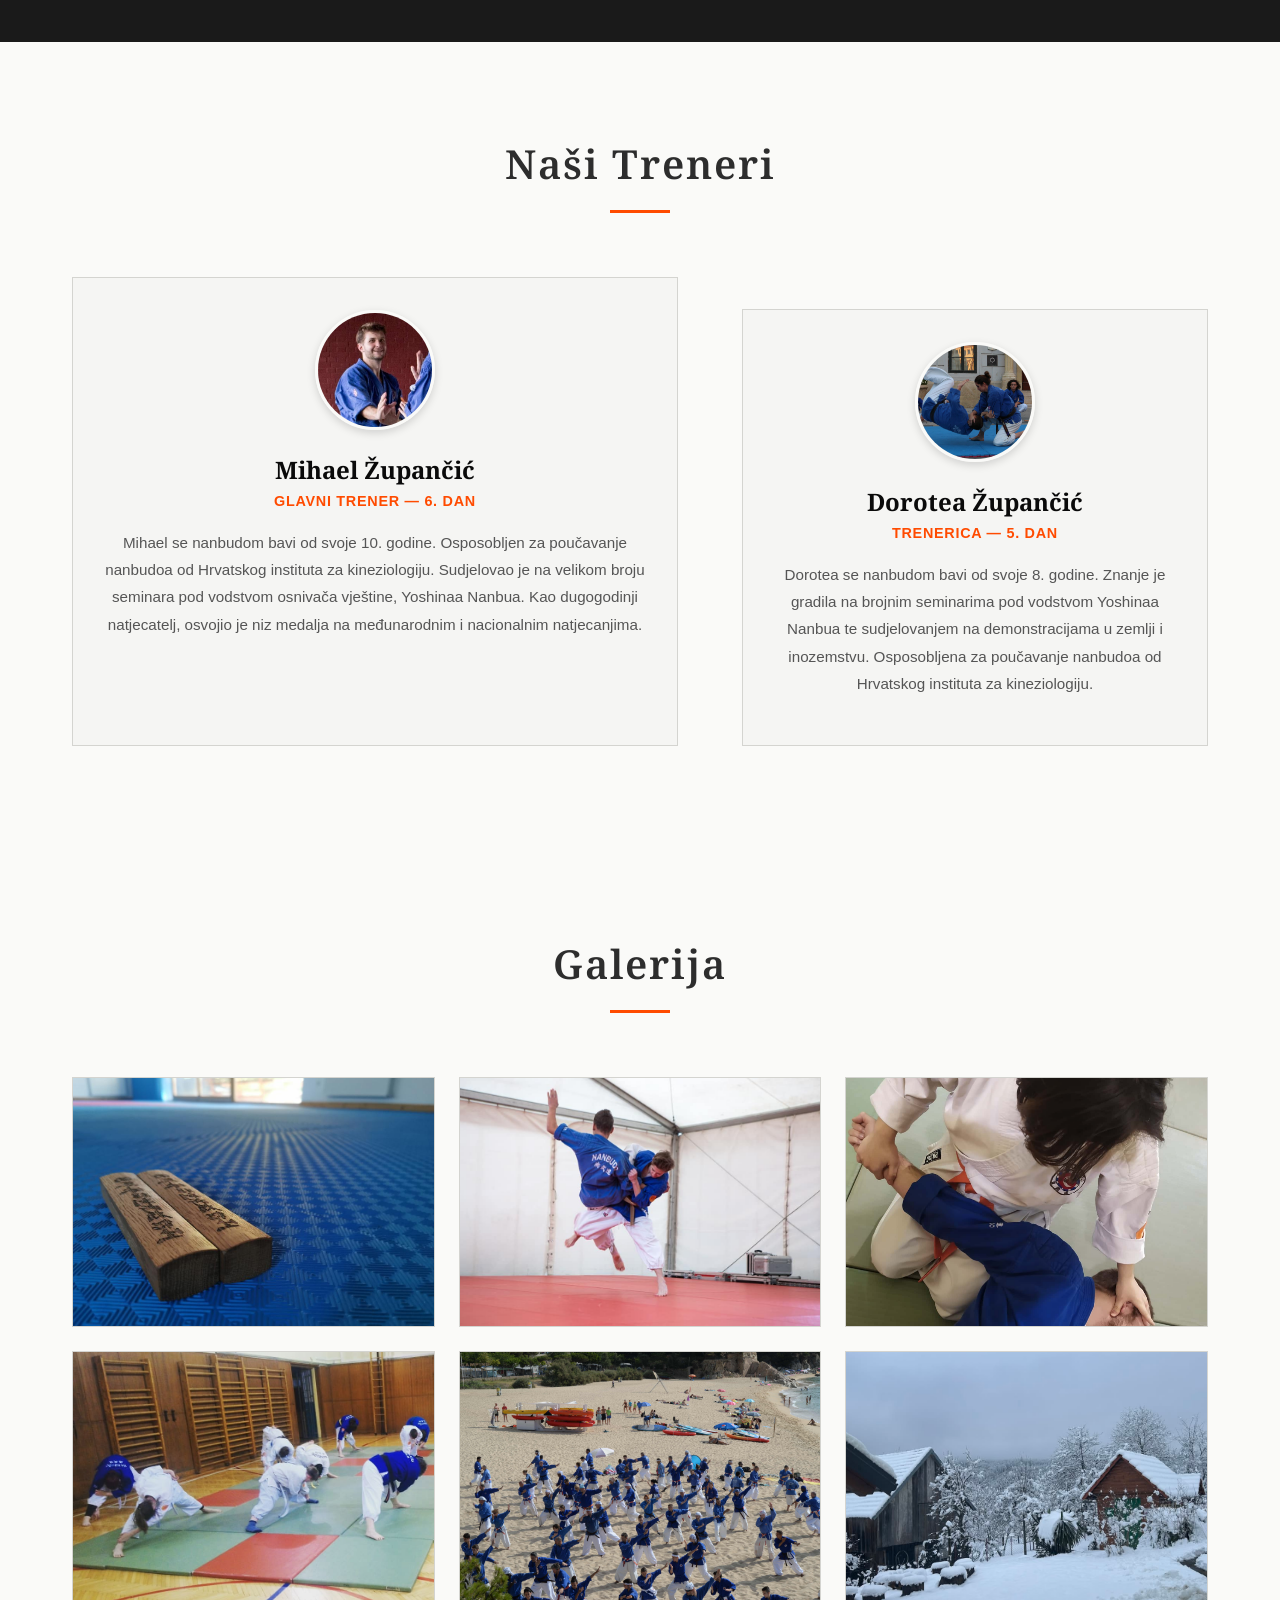
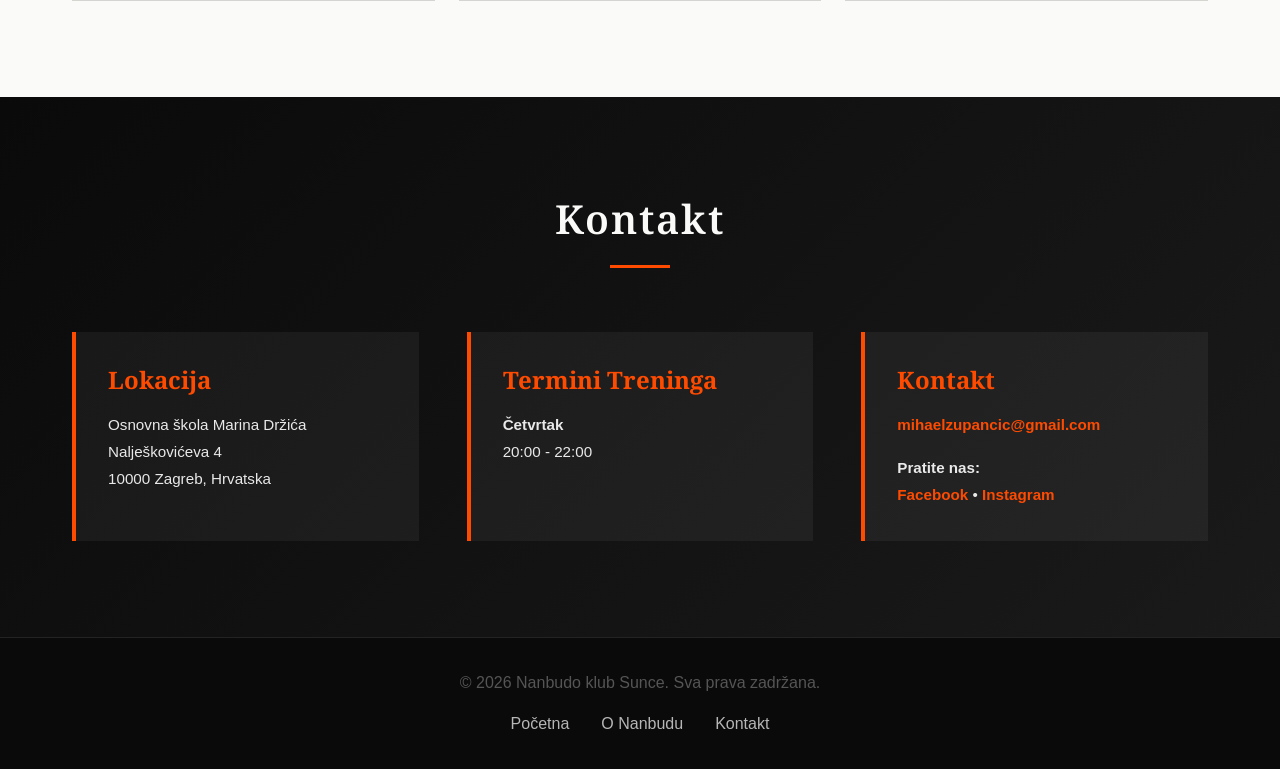
<file: redesign/index2.html>
<!DOCTYPE html>
<html lang="hr">
<head>
    <meta charset="UTF-8">
    <meta name="viewport" content="width=device-width, initial-scale=1.0">
    <meta name="description" content="Nanbudo klub Sunce - Vještina i Harmonija. Učite kompletnu borilaču vještinu u sigurnom okruženju.">
    <title>Nanbudo klub Sunce | Vještina i Harmonija</title>
    <link rel="icon" type="image/png" href="images/favicon.png">
    <link rel="stylesheet" href="styles.css">
    <link rel="preconnect" href="https://fonts.googleapis.com">
    <link rel="preconnect" href="https://fonts.gstatic.com" crossorigin>
    <link href="https://fonts.googleapis.com/css2?family=Noto+Serif:wght@400;700&family=Segoe+UI:wght@300;400;600;700&display=swap" rel="stylesheet">
</head>
<body>
    <!-- Navigation -->
    <nav class="navbar">
        <div class="nav-container">
            <div class="logo">
                <img src="images/favicon.png" alt="Nanbudo klub Sunce Logo" class="logo-img">
                <div class="logo-text">
                    <div class="logo-name">Nanbudo klub Sunce</div>
                    <div class="logo-subtitle">Vještina i Harmonija</div>
                </div>
            </div>
            <div class="nav-menu" id="navMenu">
                <a href="#home" class="nav-link">Početna</a>
                <a href="#about" class="nav-link">O Nanbudu</a>
                <a href="#training" class="nav-link">Trening</a>
                <a href="#instructors" class="nav-link">Treneri</a>
                <a href="#contact" class="nav-link">Kontakt</a>
            </div>
            <div class="hamburger" id="hamburger">
                <span></span>
                <span></span>
                <span></span>
            </div>
        </div>
    </nav>

    <!-- Hero Section -->
    <section id="home" class="hero">
        <div class="hero-content">
            <h1 class="hero-title">Vještina i Harmonija</h1>
            <p class="hero-subtitle">Strukturirani razvoj tjelesnih i mentalnih sposobnosti kroz nanbudo</p>
            <button class="cta-button">Saznaj Više</button>
        </div>
        <div class="hero-accent"></div>
    </section>

    <!-- About Section -->
    <section id="about" class="about">
        <div class="container">
            <div class="section-header">
                <h2>Što je Nanbudo?</h2>
                <div class="accent-line"></div>
            </div>
            
            <div class="about-grid">
                <div class="about-text">
                    <p>Nanbudo je relativno mlada borilačka vještina osnovana 1978. godine od strane Yoshinaa Nanbua. Značenje nanbudoa skriveno je u konceptu neograničenosti i nedovršenosti — vještina se neprestano razvija i nikada se ne završava. Zbog toga se s pravom zove živa vještina.</p>
                    <p>Nanbudo uklanja sve oblike izvanjske snage, a istodobno omogućava stjecanje unutarnje snage. Vježbač se ne prilagođava potpuno vještini, nego vještina djelomično prilagođava potrebama i mogućnostima svakog pojedinca. Osnovna tehnika je tenshin — izmicanje s linije napada — što čini nanbudo sustavom mekih, efikasnih vještina.</p>
                    <p>Nanbudo mogu trenirati svi uzrasti — od djece do starijih osoba. To je put cjeloživotnog razvoja koji kombinira borilačke tehnike, energijsku praksu i mentalni trening u harmoničnom sustavu prilagođenom modernom čovjeku.</p>
                </div>
                <div class="about-values">
                    <div class="value-card">
                        <div class="value-icon">武道法</div>
                        <h3>Budoho</h3>
                        <p>Tehnike borbe, forme, bacanja, poluge i samoobrana</p>
                    </div>
                    <div class="value-card">
                        <div class="value-icon">気道法</div>
                        <h3>Kidoho</h3>
                        <p>Meditacija, disanje, fleksibilnost i opuštanje</p>
                    </div>
                    <div class="value-card">
                        <div class="value-icon">能力開発法</div>
                        <h3>Noryokukaihatsuho</h3>
                        <p>Samodisciplina, fokus i razvoj karaktera kroz trening</p>
                    </div>
                </div>
            </div>
        </div>
    </section>

    <!-- Training Benefits Section -->
    <section id="training" class="training">
        <div class="container">
            <div class="section-header">
                <h2>Što se Razvija Treningom?</h2>
                <div class="accent-line"></div>
            </div>
            
            <div class="benefits-grid">
                <div class="benefit-item">
                    <div class="benefit-number">01</div>
                    <h3>Spretnost i Koordinacija</h3>
                    <p>Kroz učenje tehnika padova (ukemi) i kompleksnih kretnji, razvija se iznimna kontrola nad tijelom i agilnost.</p>
                </div>
                <div class="benefit-item">
                    <div class="benefit-number">02</div>
                    <h3>Snaga i Tehnika</h3>
                    <p>Savladaj širok spektar ručnih (tsuki) i nožnih udaraca (geri), gradeći snagu, brzinu i preciznost pokreta.</p>
                </div>
                <div class="benefit-item">
                    <div class="benefit-number">03</div>
                    <h3>razvoj i Fokus</h3>
                    <p>Rad s tradicionalnim drvenim oružjem (Bo, Bokken) zahtijeva i razvija visoku razinu koncentracije i mentalne discipline.</p>
                </div>
                <div class="benefit-item">
                    <div class="benefit-number">04</div>
                    <h3>Poštovanje i Ustrajnost</h3>
                    <p>Kroz trening u doju, uči se poštovanje prema instruktorima i partnerima te važnost ustrajnosti u postizanju ciljeva.</p>
                </div>
            </div>
        </div>
    </section>

    <!-- Keiko Section -->
    <section class="keiko">
        <div class="container">
            <div class="section-header">
                <h2>Keiko — Trening</h2>
                <div class="accent-line"></div>
            </div>
            
            <div class="keiko-grid">
                <div class="keiko-item">
                    <h3>Trening za djecu</h3>
                    <p>Motoričke vježbe i igre koja razvijaju osnovna znanja. Fokus na sustemu padova (ukemi), koordiniranom sparingu i nanbudo formama.</p>
                </div>
                <div class="keiko-item">
                    <h3>Trening za odrasle</h3>
                    <p>Kyu i dan program obuhvata sve aspekte: japansku gimnastiku, borilačke tehnike, terapeutski aspekt, forme i tehnike s oružjem.</p>
                </div>
                <div class="keiko-item">
                    <h3>Rad s oružjem</h3>
                    <p>Neizbjezan dio nanbudo treninga. Rad s drvenim štapom (bo) i drvenom sabljom (bokken) s principima i katama.</p>
                </div>
                <div class="keiko-item">
                    <h3>Specijalni treninzi</h3>
                    <p>Kenshusei program koji obrađuje duboke somatske principe i kompleksne aspekte japanskog budoa.</p>
                </div>
                <div class="keiko-item">
                    <h3>Individualni treninzi</h3>
                    <p>Personalizirani treninzi za brže napredovanje i pripremanje za polaganja.</p>
                </div>
                <div class="keiko-item">
                    <h3>Meditativni treninzi</h3>
                    <p>Zazen (sjedeća meditacija), mokuso (vođene meditacije) i misogi (ritual čišćenja).</p>
                </div>
            </div>
        </div>
    </section>

    <!-- Shugyo Section -->
    <section class="shugyo">
        <div class="container">
            <div class="section-header">
                <h2>Shugyo — Put Razvoja</h2>
                <div class="accent-line"></div>
            </div>
            
            <div class="shugyo-text">
                <p>Shugyo je japanski koncept koji označava kultivaciju i asketsku praksu — dubok, strukturirani sustav psihofizičkog razvoja. Za razliku od keiko (obična treniranja), shugyo je put dubokoga samorazvoja gdje se tijelo oblikuje i preoblikuje vještinom.</p>
                
                <p>Nanbudo, kao japanski budo, više je nego samo vještina borbe — to je sustav komunikacije i mirnog razrješavanja konflikta prilagođen modernom čovjeku. Ponavljanjem točno predodređenih struktura pokreta i kata, vježbač ne samo savršava tehniku već doživljava dubinsko promjenu u vlastitoj koncepciji tijela i uma.</p>
                
                <p>Glavna svrha shugya je postići unifikaciju prirodne vitalnosti i psihofizičke ravnoteže — sjedinjenje uma i tijela (shinshin ichinyo). Kroz formalni ustroj, repetitivnost i meditativne vježbe, vježbač ulazi u stanje apsolutne ljepote i otjelovljene prirodnosti — japanski ideal poznat kao yugen.</p>
            </div>
        </div>
    </section>

    <!-- Training Structure Section -->
    <section class="training-structure">
        <div class="container">
            <div class="section-header">
                <h2>Struktura Treninga</h2>
                <div class="accent-line"></div>
            </div>
            
            <div class="structure-cards">
                <div class="structure-card">
                    <h4>Kihon</h4>
                    <p>Osnovne tehnike — učenje pravilnih stavova, blokova i udaraca</p>
                </div>
                <div class="structure-card">
                    <h4>Nanbu Kate</h4>
                    <p>Vježbanje formi koje kombiniraju tehnike u skladnu cjelinu</p>
                </div>
                <div class="structure-card">
                    <h4>Ukemi</h4>
                    <p>Tehnike padova — ključan element za sigurnost i napredne tehnike</p>
                </div>
                <div class="structure-card">
                    <h4>Randori</h4>
                    <p>Rad s partnerom — primjena naučenih tehnika u kontroliranim uvjetima</p>
                </div>
                <div class="structure-card">
                    <h4>Buki Waza</h4>
                    <p>Rad s oružjem — za naprednije članove</p>
                </div>
                <div class="structure-card">
                    <h4>Kumite</h4>
                    <p>Slobodna borba — primjena svih naučenih tehnika u realnoj situaciji</p>
                </div>
            </div>
        </div>
    </section>

    <!-- Instructors Section -->
    <section id="instructors" class="instructors">
        <div class="container">
            <div class="section-header">
                <h2>Naši Treneri</h2>
                <div class="accent-line"></div>
            </div>
            
            <div class="instructors-grid">
                <div class="instructor-card">
                    <img src="images/instructors/mihael.jpg" alt="Mihael Župančić" class="instructor-avatar">
                    <h3>Mihael Župančić</h3>
                    <p class="instructor-rank">Glavni Trener — 6. Dan</p>
                    <p class="instructor-bio">Mihael se nanbudom bavi od svoje 10. godine. Osposobljen za poučavanje nanbudoa od Hrvatskog instituta za kineziologiju. Sudjelovao je na velikom broju seminara pod vodstvom osnivača vještine, Yoshinaa Nanbua. Kao dugogodinji natjecatelj, osvojio je niz medalja na međunarodnim i nacionalnim natjecanjima.</p>
                </div>
                <div class="instructor-card">
                    <img src="images/instructors/dorotea.jpg" alt="Dorotea Župančić" class="instructor-avatar">
                    <h3>Dorotea Župančić</h3>
                    <p class="instructor-rank">Trenerica — 5. Dan</p>
                    <p class="instructor-bio">Dorotea se nanbudom bavi od svoje 8. godine. Znanje je gradila na brojnim seminarima pod vodstvom Yoshinaa Nanbua te sudjelovanjem na demonstracijama u zemlji i inozemstvu. Osposobljena za poučavanje nanbudoa od Hrvatskog instituta za kineziologiju.</p>
                </div>
            </div>
        </div>
    </section>

    <!-- Gallery Section -->
    <section class="gallery">
        <div class="container">
            <div class="section-header">
                <h2>Galerija</h2>
                <div class="accent-line"></div>
            </div>
            
            <div class="gallery-grid">
                <img src="images/gallery/trening.jpg" alt="Trening">
                <img src="images/gallery/mico2.jpg" alt="Tehnike">
                <img src="images/gallery/mirta.jpg" alt="Demonstracija">
                <img src="images/gallery/trening2.jpg" alt="Tim kluba">
                <img src="images/gallery/seminar.jpeg" alt="Seminar">
                <img src="images/gallery/zimski.jpg" alt="Zimski seminar">
            </div>
        </div>
    </section>

    <!-- Contact Section -->
    <section id="contact" class="contact">
        <div class="container">
            <div class="section-header">
                <h2>Kontakt</h2>
                <div class="accent-line"></div>
            </div>
            
            <div class="contact-info-full">
                <div class="contact-block">
                    <h3>Lokacija</h3>
                    <p>Osnovna škola Marina Držića<br>
                    Nalješkovićeva 4<br>
                    10000 Zagreb, Hrvatska</p>
                </div>
                <div class="contact-block">
                    <h3>Termini Treninga</h3>
                    <p><strong>Četvrtak</strong><br>20:00 - 22:00</p>
                </div>
                <div class="contact-block">
                    <h3>Kontakt</h3>
                    <p><a href="mailto:mihaelzupancic@gmail.com">mihaelzupancic@gmail.com</a></p>
                    <p style="margin-top: 1rem;">
                        <strong>Pratite nas:</strong><br>
                        <a href="https://www.facebook.com/dojosunce/" target="_blank">Facebook</a> • 
                        <a href="https://www.instagram.com/dojosunce/" target="_blank">Instagram</a>
                    </p>
                </div>
            </div>
        </div>
    </section>

    <!-- Footer -->
    <footer class="footer">
        <div class="container">
            <p>&copy; 2026 Nanbudo klub Sunce. Sva prava zadržana.</p>
            <div class="footer-links">
                <a href="#home">Početna</a>
                <a href="#about">O Nanbudu</a>
                <a href="#contact">Kontakt</a>
            </div>
        </div>
    </footer>

    <script src="script.js"></script>
</body>
</html>
</file>
<file: styles.css>
/* ========================
   VARIABLES & RESET
   ======================== */

:root {
    --primary-black: #0a0a0a;
    --secondary-black: #1a1a1a;
    --text-dark: #2d2d2d;
    --text-light: #555555;
    --accent-red: #ff4b00;
    --accent-gold: #ff4b00;
    --white: #fafaf8;
    --border-dark: #2a2a2a;
    --border-light: #d4d4d0;
    --shadow-sm: 0 1px 3px rgba(0, 0, 0, 0.12);
    --shadow-md: 0 3px 8px rgba(0, 0, 0, 0.15);
    --shadow-lg: 0 8px 24px rgba(0, 0, 0, 0.18);
    --transition: all 0.2s ease-out;
}

* {
    margin: 0;
    padding: 0;
    box-sizing: border-box;
}

html {
    scroll-behavior: smooth;
}

body {
    font-family: 'Segoe UI', -apple-system, BlinkMacSystemFont, sans-serif;
    color: var(--text-dark);
    background-color: var(--white);
    line-height: 1.6;
}

/* ========================
   TYPOGRAPHY
   ======================== */

h1, h2, h3, h4, h5, h6 {
    font-family: 'Noto Serif', Georgia, serif;
    font-weight: 700;
    line-height: 1.3;
    margin-bottom: 0.5em;
}

h1 { font-size: 3.5rem; }
h2 { font-size: 2.5rem; }
h3 { font-size: 1.5rem; }
h4 { font-size: 1.25rem; }

p {
    font-size: 1rem;
    color: var(--text-light);
    margin-bottom: 1em;
}

/* ========================
   NAVIGATION
   ======================== */

.navbar {
    position: sticky;
    top: 0;
    background: var(--white);
    border-bottom: 2px solid var(--primary-black);
    z-index: 1000;
    box-shadow: none;
}

.nav-container {
    max-width: 1200px;
    margin: 0 auto;
    padding: 1rem 2rem;
    display: flex;
    justify-content: space-between;
    align-items: center;
}

.logo {
    display: flex;
    align-items: center;
    gap: 1rem;
    cursor: pointer;
    transition: var(--transition);
}

.logo:hover {
    opacity: 0.8;
}

.logo-img {
    height: 45px;
    width: 45px;
    object-fit: contain;
    flex-shrink: 0;
}

.logo-text {
    display: flex;
    flex-direction: column;
    gap: 0.15rem;
}

.logo-name {
    font-family: 'Noto Serif', Georgia, serif;
    font-size: 1.1rem;
    font-weight: 700;
    color: var(--primary-black);
    letter-spacing: 0.05em;
    line-height: 1.2;
}

.logo-subtitle {
    font-family: 'Segoe UI', sans-serif;
    font-size: 0.75rem;
    color: var(--accent-red);
    font-weight: 600;
    letter-spacing: 0.08em;
    text-transform: uppercase;
}

.nav-menu {
    display: flex;
    gap: 2rem;
}

.nav-link {
    font-size: 0.95rem;
    color: var(--text-dark);
    text-decoration: none;
    font-weight: 500;
    transition: var(--transition);
    position: relative;
}

.nav-link::after {
    content: '';
    position: absolute;
    bottom: -4px;
    left: 0;
    width: 0;
    height: 2px;
    background: var(--accent-red);
    transition: width 0.3s ease;
}

.nav-link:hover::after {
    width: 100%;
}

.hamburger {
    display: none;
    flex-direction: column;
    cursor: pointer;
}

.hamburger span {
    width: 25px;
    height: 3px;
    background: var(--text-dark);
    margin: 5px 0;
    transition: var(--transition);
    border-radius: 2px;
}

/* ========================
   HERO SECTION
   ======================== */

.hero {
    min-height: 100vh;
    display: flex;
    align-items: center;
    justify-content: center;
    background: linear-gradient(135deg, var(--primary-black) 0%, var(--secondary-black) 100%);
    color: var(--white);
    position: relative;
    overflow: hidden;
}

.hero-accent {
    position: absolute;
    top: -50%;
    right: -10%;
    width: 600px;
    height: 600px;
    background: radial-gradient(circle, var(--accent-red) 0%, transparent 70%);
    opacity: 0.15;
    border-radius: 50%;
    animation: float 20s ease-in-out infinite;
}

@keyframes float {
    0%, 100% { transform: translate(0, 0); }
    50% { transform: translate(30px, 30px); }
}

.hero-content {
    position: relative;
    z-index: 10;
    text-align: center;
    max-width: 800px;
    padding: 2rem;
}

.hero-title {
    font-size: 4.5rem;
    margin-bottom: 1rem;
    letter-spacing: -0.02em;
    animation: slideUp 1s ease-out 0.2s both;
}

.hero-subtitle {
    font-size: 1.5rem;
    color: rgba(255, 255, 255, 0.8);
    margin-bottom: 2rem;
    font-weight: 300;
    animation: slideUp 1s ease-out 0.4s both;
}

@keyframes slideUp {
    from {
        opacity: 0;
        transform: translateY(30px);
    }
    to {
        opacity: 1;
        transform: translateY(0);
    }
}

/* ========================
   BUTTONS
   ======================== */

.cta-button {
    display: inline-block;
    padding: 0.875rem 2rem;
    background: var(--accent-red);
    color: var(--white);
    border: none;
    border-radius: 2px;
    font-size: 1rem;
    font-weight: 600;
    letter-spacing: 0.05em;
    cursor: pointer;
    transition: var(--transition);
    text-transform: uppercase;
    box-shadow: var(--shadow-md);
    position: relative;
    overflow: hidden;
}

.cta-button::before {
    content: '';
    position: absolute;
    top: 0;
    left: -100%;
    width: 100%;
    height: 100%;
    background: rgba(255, 255, 255, 0.1);
    transition: left 0.3s ease;
}

.cta-button:hover {
    background: #b71c1c;
    transform: translateY(-2px);
    box-shadow: var(--shadow-lg);
}

.cta-button:hover::before {
    left: 100%;
}

.cta-button-large {
    padding: 1.125rem 3rem;
    font-size: 1.1rem;
}

/* ========================
   CONTAINER & LAYOUT
   ======================== */

.container {
    max-width: 1200px;
    margin: 0 auto;
    padding: 0 2rem;
}

.section-header {
    text-align: center;
    margin-bottom: 4rem;
}

.section-header h2 {
    font-weight: 600;
    letter-spacing: 0.05em;
}

.accent-line {
    width: 60px;
    height: 3px;
    background: var(--accent-red);
    margin: 1rem auto 0;
}

/* ========================
   SECTIONS SPACING
   ======================== */

section {
    padding: 6rem 0;
}

/* ========================
   ABOUT SECTION
   ======================== */

.about {
    background: var(--white);
}

.about-grid {
    display: grid;
    grid-template-columns: 1fr 1.2fr;
    gap: 4rem;
    align-items: start;
}

.about-text {
    order: 2;
    padding-right: 2rem;
}

.about-values {
    order: 1;
}

.about-text p {
    font-size: 1.1rem;
    line-height: 1.8;
    margin-bottom: 1.5rem;
}

.about-values {
    display: flex;
    flex-direction: column;
    gap: 1.5rem;
}

.value-card {
    padding: 2rem;
    background: #f5f5f3;
    border-left: 4px solid var(--accent-red);
    transition: var(--transition);
}

.value-card:hover {
    box-shadow: var(--shadow-md);
    transform: translateX(8px);
}

.value-icon {
    font-size: 2rem;
    margin-bottom: 0.5rem;
}

.value-card h3 {
    margin-bottom: 0.5rem;
    color: var(--primary-black);
}

.value-card p {
    font-size: 0.95rem;
    margin: 0;
}

/* ========================
   TRAINING BENEFITS
   ======================== */

.training {
    background: linear-gradient(180deg, #f9f9f9 0%, #ffffff 100%);
}

.benefits-grid {
    display: grid;
    grid-template-columns: repeat(2, 1fr);
    gap: 2rem;
}

.benefit-item:nth-child(odd) {
    margin-top: 0;
}

.benefit-item:nth-child(even) {
    margin-top: 2rem;
}

.benefit-item {
    padding: 2rem;
    background: var(--white);
    box-shadow: none;
    transition: var(--transition);
    border-top: 4px solid var(--accent-red);
    border: 1px solid var(--border-light);
}

.benefit-item:hover {
    transform: translateY(-8px);
    box-shadow: var(--shadow-lg);
}

.benefit-number {
    display: inline-block;
    font-family: 'Noto Serif JP', serif;
    font-size: 2rem;
    font-weight: 700;
    color: var(--accent-red);
    margin-bottom: 1rem;
    opacity: 0.8;
}

.benefit-item h3 {
    color: var(--primary-black);
    margin-bottom: 1rem;
}

.benefit-item p {
    font-size: 0.95rem;
    margin: 0;
}

/* ========================
   TRAINING STRUCTURE
   ======================== */

.training-structure {
    background: var(--secondary-black);
    color: var(--white);
}

.training-structure .section-header {
    color: var(--white);
}

.training-structure .accent-line {
    background: var(--accent-gold);
}

.structure-cards {
    display: grid;
    grid-template-columns: repeat(auto-fit, minmax(280px, 1fr));
    gap: 2rem;
}

.structure-card {
    padding: 2rem;
    background: #f5f5f3;
    border: 1px solid var(--border-light);
    backdrop-filter: none;
    transition: var(--transition);
    text-align: center;
    user-select: none;
    color: var(--text-dark);
}

.structure-card:hover {
    background: #f5f5f3;
    border-color: var(--border-light);
    transform: none;
}

.structure-card h4 {
    color: var(--text-dark);
    margin-bottom: 1rem;
    user-select: none;
}

.structure-card p {
    color: var(--text-dark);
    margin: 0;
    font-size: 0.95rem;
    user-select: none;
}

/* ========================
   INSTRUCTORS SECTION
   ======================== */

.instructors {
    background: var(--white);
}

.instructors-grid {
    display: grid;
    grid-template-columns: 1.3fr 1fr;
    gap: 4rem;
}

.instructor-card:last-child {
    margin-top: 2rem;
}

.instructor-card {
    text-align: center;
    padding: 2rem;
    background: #f5f5f3;
    transition: var(--transition);
    border: 1px solid var(--border-light);
}

.instructor-card:hover {
    box-shadow: var(--shadow-lg);
    transform: translateY(-8px);
}

.instructor-avatar {
    width: 120px;
    height: 120px;
    margin: 0 auto 1.5rem;
    border-radius: 50%;
    display: block;
    object-fit: cover;
    box-shadow: var(--shadow-md);
    border: 3px solid var(--white);
}

.instructor-card h3 {
    color: var(--primary-black);
    margin-bottom: 0.25rem;
}

.instructor-rank {
    color: var(--accent-red);
    font-weight: 600;
    font-size: 0.9rem;
    margin-bottom: 1rem;
    text-transform: uppercase;
    letter-spacing: 0.05em;
}

.instructor-bio {
    font-size: 0.95rem;
    line-height: 1.8;
}

/* ========================
   CTA SECTION
   ======================== */

.cta-section {
    background: linear-gradient(135deg, var(--primary-black) 0%, var(--secondary-black) 100%);
    color: var(--white);
    text-align: center;
    padding: 5rem 2rem;
}

.cta-section h2 {
    margin-bottom: 1rem;
}

.cta-section p {
    font-size: 1.2rem;
    color: rgba(255, 255, 255, 0.8);
    margin-bottom: 2rem;
}

/* ========================
   KEIKO SECTION
   ======================== */

.keiko {
    background: var(--white);
}

.keiko-grid {
    display: grid;
    grid-template-columns: repeat(auto-fit, minmax(300px, 1fr));
    gap: 2rem;
}

.keiko-item {
    padding: 2rem;
    background: #f5f5f3;
    border-top: 4px solid var(--accent-red);
    transition: var(--transition);
    border: 1px solid var(--border-light);
}

.keiko-item:hover {
    box-shadow: var(--shadow-md);
    transform: translateY(-4px);
}

.keiko-item h3 {
    color: var(--primary-black);
    margin-bottom: 1rem;
    font-size: 1.1rem;
}

.keiko-item p {
    margin: 0;
    font-size: 0.95rem;
    line-height: 1.7;
}

/* ========================
   SHUGYO SECTION
   ======================== */

.shugyo {
    background: linear-gradient(180deg, #f9f9f9 0%, var(--white) 100%);
}

.shugyo-text {
    max-width: 900px;
    margin: 0 auto;
}

.shugyo-text p {
    font-size: 1rem;
    line-height: 1.8;
    margin-bottom: 1.5rem;
    color: var(--text-light);
}

.shugyo-text p:last-child {
    margin-bottom: 0;
}

/* ========================
   GALLERY SECTION
   ======================== */

.gallery {
    background: var(--white);
}

.gallery-grid {
    display: grid;
    grid-template-columns: repeat(auto-fit, minmax(280px, 1fr));
    gap: 1.5rem;
}

.gallery-grid img {
    width: 100%;
    height: 250px;
    object-fit: cover;
    box-shadow: none;
    transition: var(--transition);
    border: 1px solid var(--border-light);
}

.gallery-grid img:hover {
    transform: scale(1.02);
    box-shadow: none;
}

/* ========================
   CONTACT SECTION
   ======================== */

.contact {
    background: linear-gradient(135deg, var(--primary-black) 0%, var(--secondary-black) 100%);
    color: var(--white);
}

.contact .section-header {
    color: var(--white);
}

.contact .accent-line {
    background: var(--accent-gold);
}

.contact-info-full {
    display: grid;
    grid-template-columns: repeat(auto-fit, minmax(280px, 1fr));
    gap: 3rem;
}

.contact-block {
    padding: 2rem;
    background: rgba(255, 255, 255, 0.05);
    border-left: 4px solid var(--accent-gold);
    transition: var(--transition);
}

.contact-block:hover {
    background: rgba(255, 255, 255, 0.08);
    box-shadow: var(--shadow-md);
    transform: translateY(-4px);
}

.contact-block h3 {
    color: var(--accent-gold);
    margin-bottom: 1rem;
}

.contact-block p {
    margin: 0;
    font-size: 0.95rem;
    line-height: 1.8;
    color: rgba(255, 255, 255, 0.9);
}

.contact-block a {
    color: var(--accent-gold);
    text-decoration: none;
    font-weight: 600;
    transition: var(--transition);
}

.contact-block a:hover {
    text-decoration: underline;
}

/* ========================
   FOOTER
   ======================== */

.footer {
    background: var(--primary-black);
    color: var(--white);
    padding: 2rem;
    text-align: center;
    border-top: 1px solid rgba(255, 255, 255, 0.1);
}

.footer-links {
    margin-top: 1rem;
    display: flex;
    gap: 2rem;
    justify-content: center;
}

.footer-links a {
    color: rgba(255, 255, 255, 0.7);
    text-decoration: none;
    transition: var(--transition);
}

.footer-links a:hover {
    color: var(--accent-red);
}

/* ========================
   RESPONSIVE DESIGN
   ======================== */

@media (max-width: 768px) {
    .hamburger {
        display: flex;
    }

    .nav-menu {
        position: absolute;
        top: 70px;
        left: 0;
        width: 100%;
        background: var(--white);
        flex-direction: column;
        gap: 0;
        display: none;
        box-shadow: var(--shadow-md);
    }

    .nav-menu.active {
        display: flex;
    }

    .nav-link {
        padding: 1rem 2rem;
        border-bottom: 1px solid var(--border-light);
    }

    .hero-title {
        font-size: 2.5rem;
    }

    .hero-subtitle {
        font-size: 1.1rem;
    }

    h2 {
        font-size: 2rem;
    }

    .about-grid,
    .contact-grid,
    .contact-info-full {
        grid-template-columns: 1fr;
        gap: 2rem;
    }

    .benefits-grid {
        grid-template-columns: 1fr;
    }

    .structure-cards {
        grid-template-columns: 1fr;
    }

    .keiko-grid {
        grid-template-columns: 1fr;
    }

    .instructors-grid {
        grid-template-columns: 1fr;
    }

    section {
        padding: 3rem 0;
    }

    .section-header {
        margin-bottom: 2rem;
    }

    .nav-container {
        padding: 1rem;
    }
}

@media (max-width: 480px) {
    .hero-title {
        font-size: 2rem;
    }

    .hero-subtitle {
        font-size: 1rem;
    }

    h1 { font-size: 2rem; }
    h2 { font-size: 1.5rem; }
    h3 { font-size: 1.25rem; }

    .cta-button {
        padding: 0.75rem 1.5rem;
        font-size: 0.9rem;
    }

    .container {
        padding: 0 1rem;
    }

    .benefit-item,
    .value-card {
        padding: 1.5rem;
    }

    .footer-links {
        flex-direction: column;
        gap: 0.5rem;
    }
}
</file>
<file: redesign/styles.css>
/* ========================
   VARIABLES & RESET
   ======================== */

:root {
    --primary-black: #0a0a0a;
    --secondary-black: #1a1a1a;
    --text-dark: #2d2d2d;
    --text-light: #555555;
    --accent-red: #ff4b00;
    --accent-gold: #ff4b00;
    --white: #fafaf8;
    --border-dark: #2a2a2a;
    --border-light: #d4d4d0;
    --shadow-sm: 0 1px 3px rgba(0, 0, 0, 0.12);
    --shadow-md: 0 3px 8px rgba(0, 0, 0, 0.15);
    --shadow-lg: 0 8px 24px rgba(0, 0, 0, 0.18);
    --transition: all 0.2s ease-out;
}

* {
    margin: 0;
    padding: 0;
    box-sizing: border-box;
}

html {
    scroll-behavior: smooth;
}

body {
    font-family: 'Segoe UI', -apple-system, BlinkMacSystemFont, sans-serif;
    color: var(--text-dark);
    background-color: var(--white);
    line-height: 1.6;
}

/* ========================
   TYPOGRAPHY
   ======================== */

h1, h2, h3, h4, h5, h6 {
    font-family: 'Noto Serif', Georgia, serif;
    font-weight: 700;
    line-height: 1.3;
    margin-bottom: 0.5em;
}

h1 { font-size: 3.5rem; }
h2 { font-size: 2.5rem; }
h3 { font-size: 1.5rem; }
h4 { font-size: 1.25rem; }

p {
    font-size: 1rem;
    color: var(--text-light);
    margin-bottom: 1em;
}

/* ========================
   NAVIGATION
   ======================== */

.navbar {
    position: sticky;
    top: 0;
    background: var(--white);
    border-bottom: 2px solid var(--primary-black);
    z-index: 1000;
    box-shadow: none;
}

.nav-container {
    max-width: 1200px;
    margin: 0 auto;
    padding: 1rem 2rem;
    display: flex;
    justify-content: space-between;
    align-items: center;
}

.logo {
    display: flex;
    align-items: center;
    gap: 1rem;
    cursor: pointer;
    transition: var(--transition);
}

.logo:hover {
    opacity: 0.8;
}

.logo-img {
    height: 45px;
    width: 45px;
    object-fit: contain;
    flex-shrink: 0;
}

.logo-text {
    display: flex;
    flex-direction: column;
    gap: 0.15rem;
}

.logo-name {
    font-family: 'Noto Serif', Georgia, serif;
    font-size: 1.1rem;
    font-weight: 700;
    color: var(--primary-black);
    letter-spacing: 0.05em;
    line-height: 1.2;
}

.logo-subtitle {
    font-family: 'Segoe UI', sans-serif;
    font-size: 0.75rem;
    color: var(--accent-red);
    font-weight: 600;
    letter-spacing: 0.08em;
    text-transform: uppercase;
}

.nav-menu {
    display: flex;
    gap: 2rem;
}

.nav-link {
    font-size: 0.95rem;
    color: var(--text-dark);
    text-decoration: none;
    font-weight: 500;
    transition: var(--transition);
    position: relative;
}

.nav-link::after {
    content: '';
    position: absolute;
    bottom: -4px;
    left: 0;
    width: 0;
    height: 2px;
    background: var(--accent-red);
    transition: width 0.3s ease;
}

.nav-link:hover::after {
    width: 100%;
}

.hamburger {
    display: none;
    flex-direction: column;
    cursor: pointer;
}

.hamburger span {
    width: 25px;
    height: 3px;
    background: var(--text-dark);
    margin: 5px 0;
    transition: var(--transition);
    border-radius: 2px;
}

/* ========================
   HERO SECTION
   ======================== */

.hero {
    min-height: 100vh;
    display: flex;
    align-items: center;
    justify-content: center;
    background: linear-gradient(135deg, var(--primary-black) 0%, var(--secondary-black) 100%);
    color: var(--white);
    position: relative;
    overflow: hidden;
}

.hero-accent {
    position: absolute;
    top: -50%;
    right: -10%;
    width: 600px;
    height: 600px;
    background: radial-gradient(circle, var(--accent-red) 0%, transparent 70%);
    opacity: 0.15;
    border-radius: 50%;
    animation: float 20s ease-in-out infinite;
}

@keyframes float {
    0%, 100% { transform: translate(0, 0); }
    50% { transform: translate(30px, 30px); }
}

.hero-content {
    position: relative;
    z-index: 10;
    text-align: center;
    max-width: 800px;
    padding: 2rem;
}

.hero-title {
    font-size: 4.5rem;
    margin-bottom: 1rem;
    letter-spacing: -0.02em;
    animation: slideUp 1s ease-out 0.2s both;
}

.hero-subtitle {
    font-size: 1.5rem;
    color: rgba(255, 255, 255, 0.8);
    margin-bottom: 2rem;
    font-weight: 300;
    animation: slideUp 1s ease-out 0.4s both;
}

@keyframes slideUp {
    from {
        opacity: 0;
        transform: translateY(30px);
    }
    to {
        opacity: 1;
        transform: translateY(0);
    }
}

/* ========================
   BUTTONS
   ======================== */

.cta-button {
    display: inline-block;
    padding: 0.875rem 2rem;
    background: var(--accent-red);
    color: var(--white);
    border: none;
    border-radius: 2px;
    font-size: 1rem;
    font-weight: 600;
    letter-spacing: 0.05em;
    cursor: pointer;
    transition: var(--transition);
    text-transform: uppercase;
    box-shadow: var(--shadow-md);
    position: relative;
    overflow: hidden;
}

.cta-button::before {
    content: '';
    position: absolute;
    top: 0;
    left: -100%;
    width: 100%;
    height: 100%;
    background: rgba(255, 255, 255, 0.1);
    transition: left 0.3s ease;
}

.cta-button:hover {
    background: #b71c1c;
    transform: translateY(-2px);
    box-shadow: var(--shadow-lg);
}

.cta-button:hover::before {
    left: 100%;
}

.cta-button-large {
    padding: 1.125rem 3rem;
    font-size: 1.1rem;
}

/* ========================
   CONTAINER & LAYOUT
   ======================== */

.container {
    max-width: 1200px;
    margin: 0 auto;
    padding: 0 2rem;
}

.section-header {
    text-align: center;
    margin-bottom: 4rem;
}

.section-header h2 {
    font-weight: 600;
    letter-spacing: 0.05em;
}

.accent-line {
    width: 60px;
    height: 3px;
    background: var(--accent-red);
    margin: 1rem auto 0;
}

/* ========================
   SECTIONS SPACING
   ======================== */

section {
    padding: 6rem 0;
}

/* ========================
   ABOUT SECTION
   ======================== */

.about {
    background: var(--white);
}

.about-grid {
    display: grid;
    grid-template-columns: 1fr 1.2fr;
    gap: 4rem;
    align-items: start;
}

.about-text {
    order: 2;
    padding-right: 2rem;
}

.about-values {
    order: 1;
}

.about-text p {
    font-size: 1.1rem;
    line-height: 1.8;
    margin-bottom: 1.5rem;
}

.about-values {
    display: flex;
    flex-direction: column;
    gap: 1.5rem;
}

.value-card {
    padding: 2rem;
    background: #f5f5f3;
    border-left: 4px solid var(--accent-red);
    transition: var(--transition);
}

.value-card:hover {
    box-shadow: var(--shadow-md);
    transform: translateX(8px);
}

.value-icon {
    font-size: 2rem;
    margin-bottom: 0.5rem;
}

.value-card h3 {
    margin-bottom: 0.5rem;
    color: var(--primary-black);
}

.value-card p {
    font-size: 0.95rem;
    margin: 0;
}

/* ========================
   TRAINING BENEFITS
   ======================== */

.training {
    background: linear-gradient(180deg, #f9f9f9 0%, #ffffff 100%);
}

.benefits-grid {
    display: grid;
    grid-template-columns: repeat(2, 1fr);
    gap: 2rem;
}

.benefit-item:nth-child(odd) {
    margin-top: 0;
}

.benefit-item:nth-child(even) {
    margin-top: 2rem;
}

.benefit-item {
    padding: 2rem;
    background: var(--white);
    box-shadow: none;
    transition: var(--transition);
    border-top: 4px solid var(--accent-red);
    border: 1px solid var(--border-light);
}

.benefit-item:hover {
    transform: translateY(-8px);
    box-shadow: var(--shadow-lg);
}

.benefit-number {
    display: inline-block;
    font-family: 'Noto Serif JP', serif;
    font-size: 2rem;
    font-weight: 700;
    color: var(--accent-red);
    margin-bottom: 1rem;
    opacity: 0.8;
}

.benefit-item h3 {
    color: var(--primary-black);
    margin-bottom: 1rem;
}

.benefit-item p {
    font-size: 0.95rem;
    margin: 0;
}

/* ========================
   TRAINING STRUCTURE
   ======================== */

.training-structure {
    background: var(--secondary-black);
    color: var(--white);
}

.training-structure .section-header {
    color: var(--white);
}

.training-structure .accent-line {
    background: var(--accent-gold);
}

.structure-cards {
    display: grid;
    grid-template-columns: repeat(auto-fit, minmax(280px, 1fr));
    gap: 2rem;
}

.structure-card {
    padding: 2rem;
    background: #f5f5f3;
    border: 1px solid var(--border-light);
    backdrop-filter: none;
    transition: var(--transition);
    text-align: center;
    user-select: none;
    color: var(--text-dark);
}

.structure-card:hover {
    background: #f5f5f3;
    border-color: var(--border-light);
    transform: none;
}

.structure-card h4 {
    color: var(--text-dark);
    margin-bottom: 1rem;
    user-select: none;
}

.structure-card p {
    color: var(--text-dark);
    margin: 0;
    font-size: 0.95rem;
    user-select: none;
}

/* ========================
   INSTRUCTORS SECTION
   ======================== */

.instructors {
    background: var(--white);
}

.instructors-grid {
    display: grid;
    grid-template-columns: 1.3fr 1fr;
    gap: 4rem;
}

.instructor-card:last-child {
    margin-top: 2rem;
}

.instructor-card {
    text-align: center;
    padding: 2rem;
    background: #f5f5f3;
    transition: var(--transition);
    border: 1px solid var(--border-light);
}

.instructor-card:hover {
    box-shadow: var(--shadow-lg);
    transform: translateY(-8px);
}

.instructor-avatar {
    width: 120px;
    height: 120px;
    margin: 0 auto 1.5rem;
    border-radius: 50%;
    display: block;
    object-fit: cover;
    box-shadow: var(--shadow-md);
    border: 3px solid var(--white);
}

.instructor-card h3 {
    color: var(--primary-black);
    margin-bottom: 0.25rem;
}

.instructor-rank {
    color: var(--accent-red);
    font-weight: 600;
    font-size: 0.9rem;
    margin-bottom: 1rem;
    text-transform: uppercase;
    letter-spacing: 0.05em;
}

.instructor-bio {
    font-size: 0.95rem;
    line-height: 1.8;
}

/* ========================
   CTA SECTION
   ======================== */

.cta-section {
    background: linear-gradient(135deg, var(--primary-black) 0%, var(--secondary-black) 100%);
    color: var(--white);
    text-align: center;
    padding: 5rem 2rem;
}

.cta-section h2 {
    margin-bottom: 1rem;
}

.cta-section p {
    font-size: 1.2rem;
    color: rgba(255, 255, 255, 0.8);
    margin-bottom: 2rem;
}

/* ========================
   KEIKO SECTION
   ======================== */

.keiko {
    background: var(--white);
}

.keiko-grid {
    display: grid;
    grid-template-columns: repeat(auto-fit, minmax(300px, 1fr));
    gap: 2rem;
}

.keiko-item {
    padding: 2rem;
    background: #f5f5f3;
    border-top: 4px solid var(--accent-red);
    transition: var(--transition);
    border: 1px solid var(--border-light);
}

.keiko-item:hover {
    box-shadow: var(--shadow-md);
    transform: translateY(-4px);
}

.keiko-item h3 {
    color: var(--primary-black);
    margin-bottom: 1rem;
    font-size: 1.1rem;
}

.keiko-item p {
    margin: 0;
    font-size: 0.95rem;
    line-height: 1.7;
}

/* ========================
   SHUGYO SECTION
   ======================== */

.shugyo {
    background: linear-gradient(180deg, #f9f9f9 0%, var(--white) 100%);
}

.shugyo-text {
    max-width: 900px;
    margin: 0 auto;
}

.shugyo-text p {
    font-size: 1rem;
    line-height: 1.8;
    margin-bottom: 1.5rem;
    color: var(--text-light);
}

.shugyo-text p:last-child {
    margin-bottom: 0;
}

/* ========================
   GALLERY SECTION
   ======================== */

.gallery {
    background: var(--white);
}

.gallery-grid {
    display: grid;
    grid-template-columns: repeat(auto-fit, minmax(280px, 1fr));
    gap: 1.5rem;
}

.gallery-grid img {
    width: 100%;
    height: 250px;
    object-fit: cover;
    box-shadow: none;
    transition: var(--transition);
    border: 1px solid var(--border-light);
}

.gallery-grid img:hover {
    transform: scale(1.02);
    box-shadow: none;
}

/* ========================
   CONTACT SECTION
   ======================== */

.contact {
    background: linear-gradient(135deg, var(--primary-black) 0%, var(--secondary-black) 100%);
    color: var(--white);
}

.contact .section-header {
    color: var(--white);
}

.contact .accent-line {
    background: var(--accent-gold);
}

.contact-info-full {
    display: grid;
    grid-template-columns: repeat(auto-fit, minmax(280px, 1fr));
    gap: 3rem;
}

.contact-block {
    padding: 2rem;
    background: rgba(255, 255, 255, 0.05);
    border-left: 4px solid var(--accent-gold);
    transition: var(--transition);
}

.contact-block:hover {
    background: rgba(255, 255, 255, 0.08);
    box-shadow: var(--shadow-md);
    transform: translateY(-4px);
}

.contact-block h3 {
    color: var(--accent-gold);
    margin-bottom: 1rem;
}

.contact-block p {
    margin: 0;
    font-size: 0.95rem;
    line-height: 1.8;
    color: rgba(255, 255, 255, 0.9);
}

.contact-block a {
    color: var(--accent-gold);
    text-decoration: none;
    font-weight: 600;
    transition: var(--transition);
}

.contact-block a:hover {
    text-decoration: underline;
}

/* ========================
   FOOTER
   ======================== */

.footer {
    background: var(--primary-black);
    color: var(--white);
    padding: 2rem;
    text-align: center;
    border-top: 1px solid rgba(255, 255, 255, 0.1);
}

.footer-links {
    margin-top: 1rem;
    display: flex;
    gap: 2rem;
    justify-content: center;
}

.footer-links a {
    color: rgba(255, 255, 255, 0.7);
    text-decoration: none;
    transition: var(--transition);
}

.footer-links a:hover {
    color: var(--accent-red);
}

/* ========================
   RESPONSIVE DESIGN
   ======================== */

@media (max-width: 768px) {
    .hamburger {
        display: flex;
    }

    .nav-menu {
        position: absolute;
        top: 70px;
        left: 0;
        width: 100%;
        background: var(--white);
        flex-direction: column;
        gap: 0;
        display: none;
        box-shadow: var(--shadow-md);
    }

    .nav-menu.active {
        display: flex;
    }

    .nav-link {
        padding: 1rem 2rem;
        border-bottom: 1px solid var(--border-light);
    }

    .hero-title {
        font-size: 2.5rem;
    }

    .hero-subtitle {
        font-size: 1.1rem;
    }

    h2 {
        font-size: 2rem;
    }

    .about-grid,
    .contact-grid,
    .contact-info-full {
        grid-template-columns: 1fr;
        gap: 2rem;
    }

    .benefits-grid {
        grid-template-columns: 1fr;
    }

    .structure-cards {
        grid-template-columns: 1fr;
    }

    .keiko-grid {
        grid-template-columns: 1fr;
    }

    .instructors-grid {
        grid-template-columns: 1fr;
    }

    section {
        padding: 3rem 0;
    }

    .section-header {
        margin-bottom: 2rem;
    }

    .nav-container {
        padding: 1rem;
    }
}

@media (max-width: 480px) {
    .hero-title {
        font-size: 2rem;
    }

    .hero-subtitle {
        font-size: 1rem;
    }

    h1 { font-size: 2rem; }
    h2 { font-size: 1.5rem; }
    h3 { font-size: 1.25rem; }

    .cta-button {
        padding: 0.75rem 1.5rem;
        font-size: 0.9rem;
    }

    .container {
        padding: 0 1rem;
    }

    .benefit-item,
    .value-card {
        padding: 1.5rem;
    }

    .footer-links {
        flex-direction: column;
        gap: 0.5rem;
    }
}
</file>
